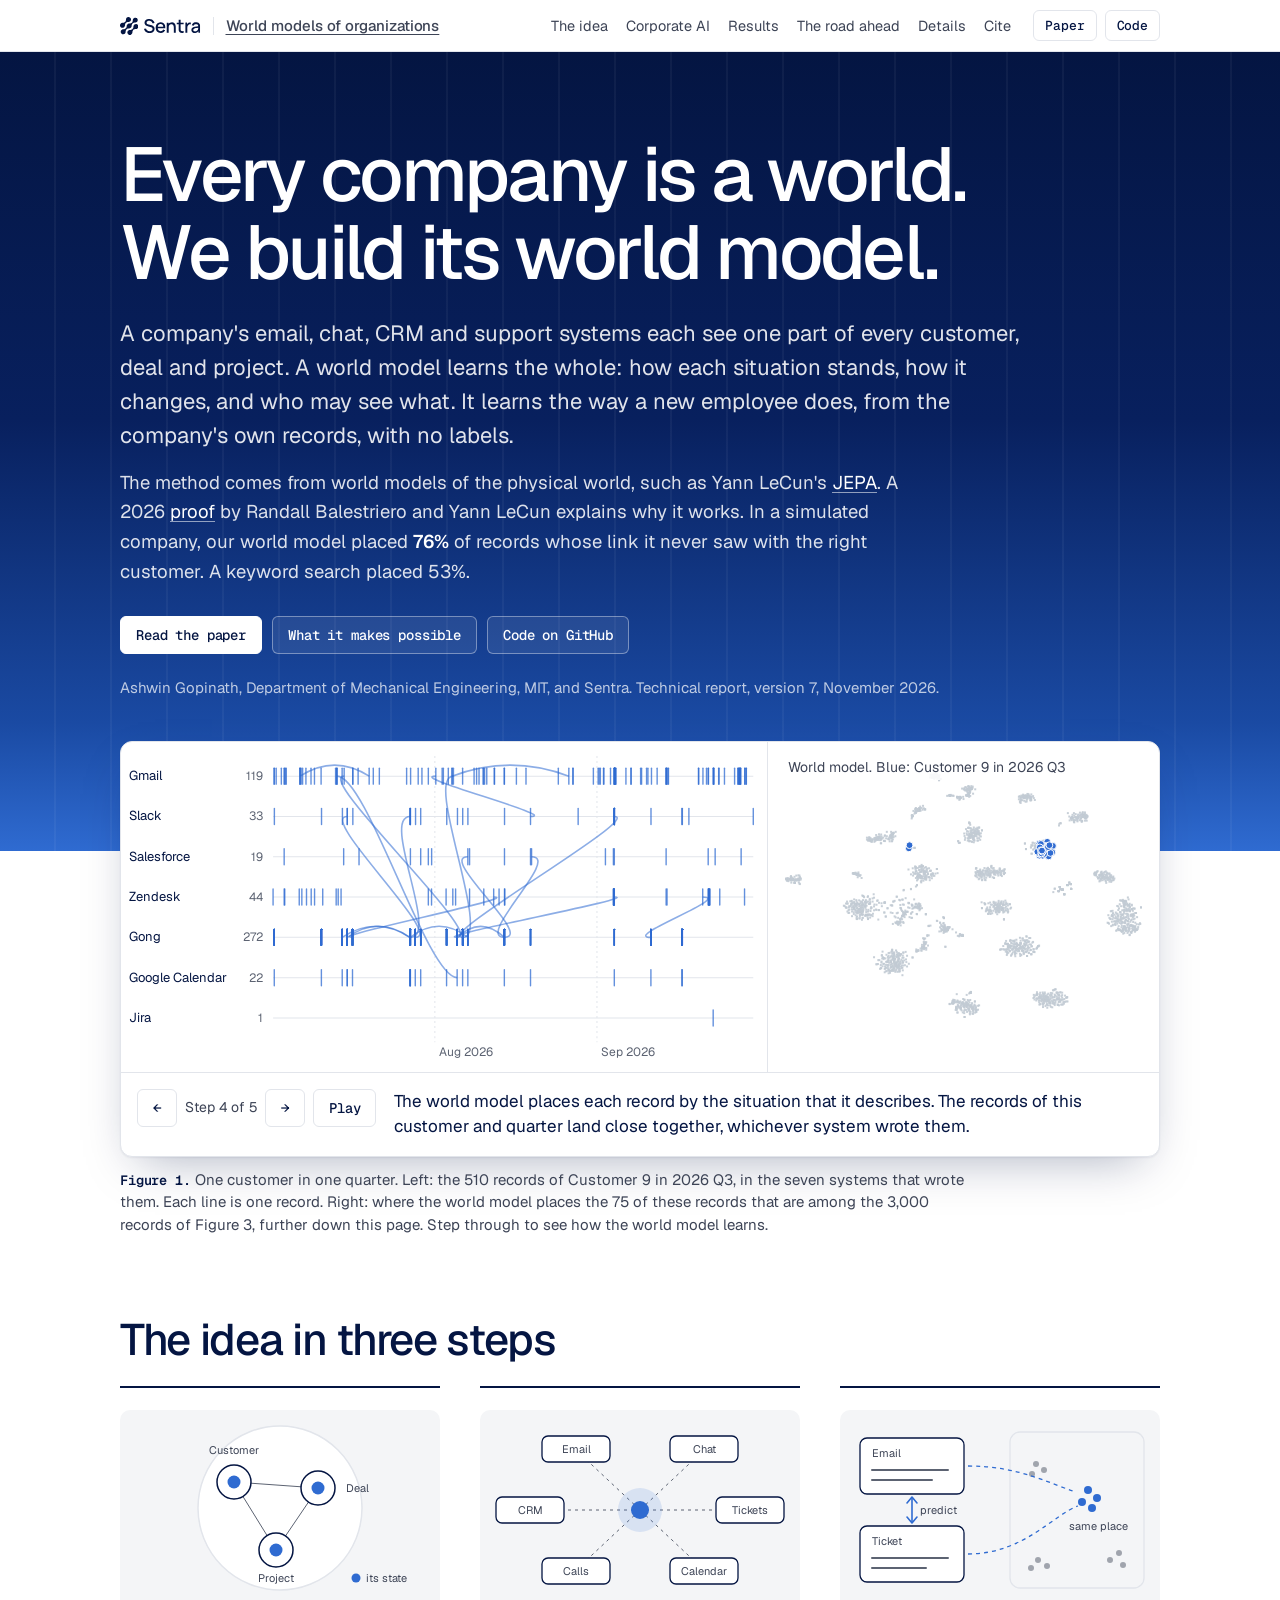
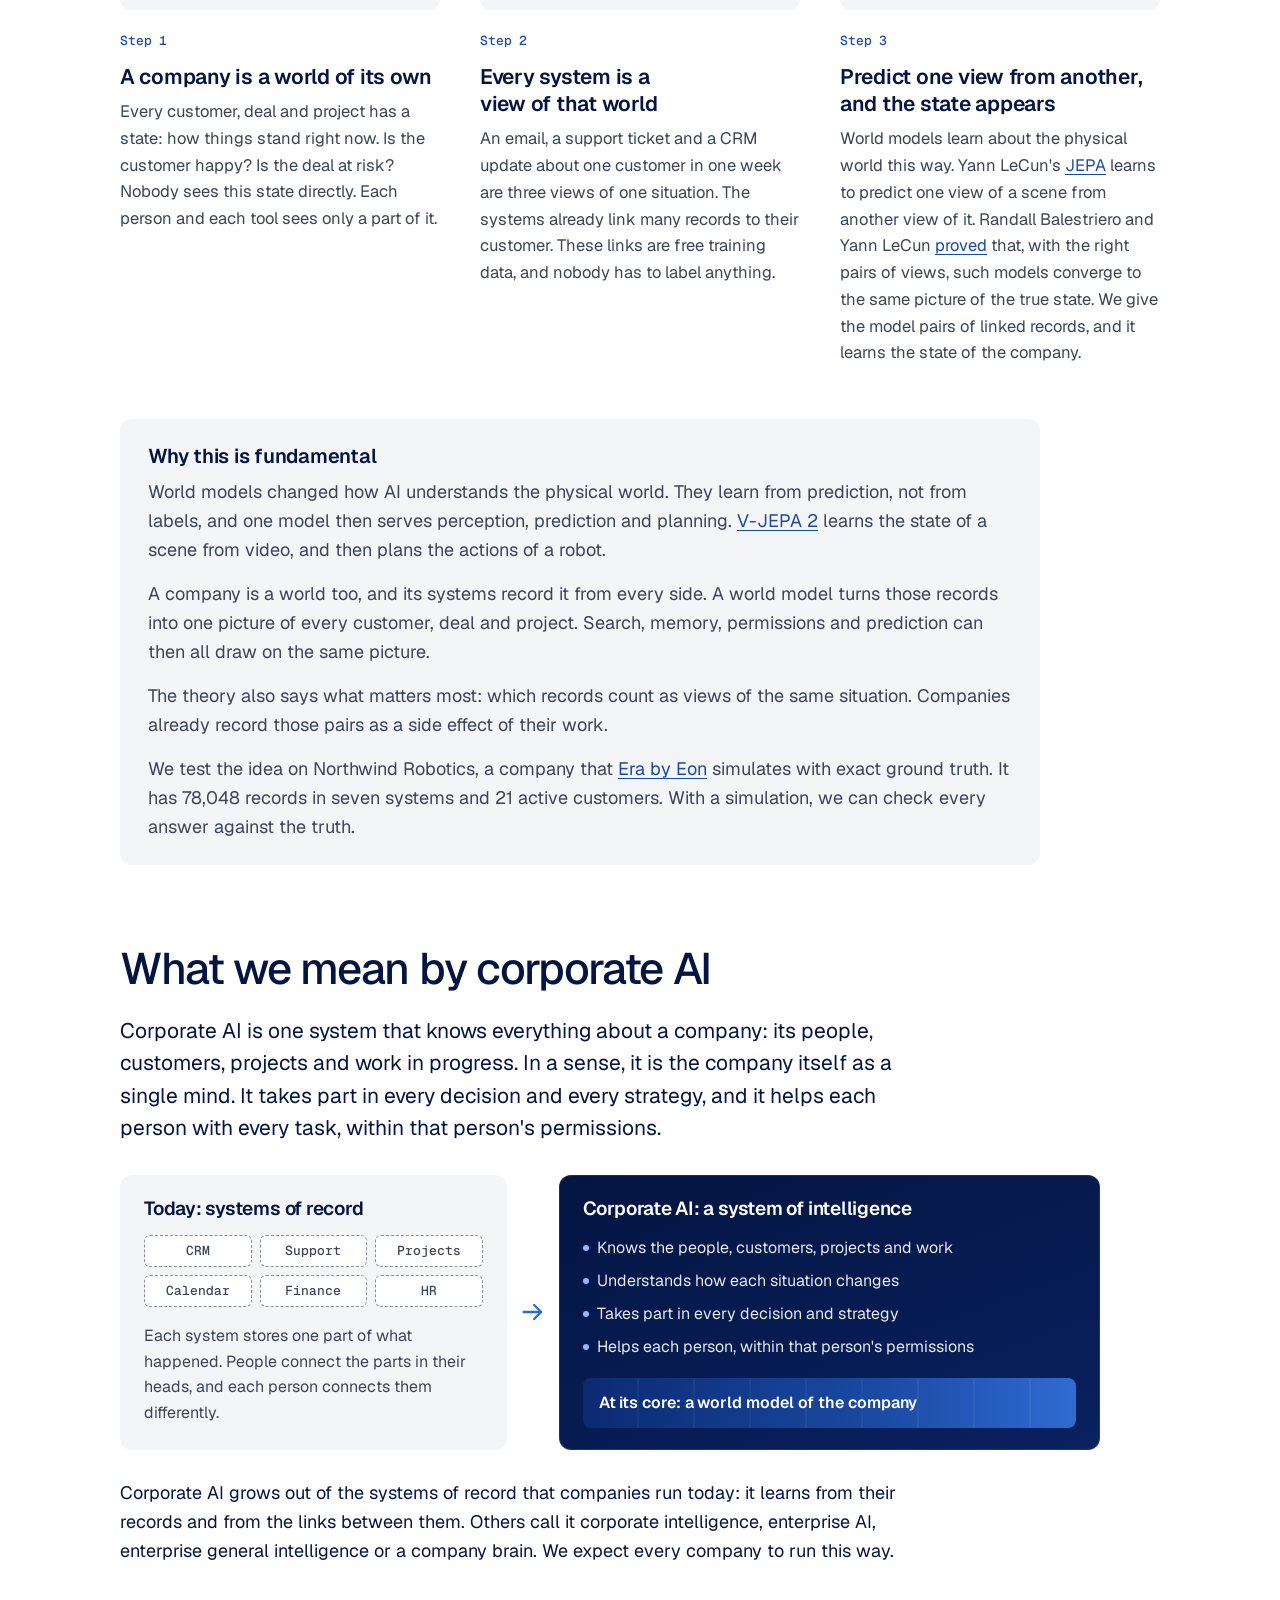
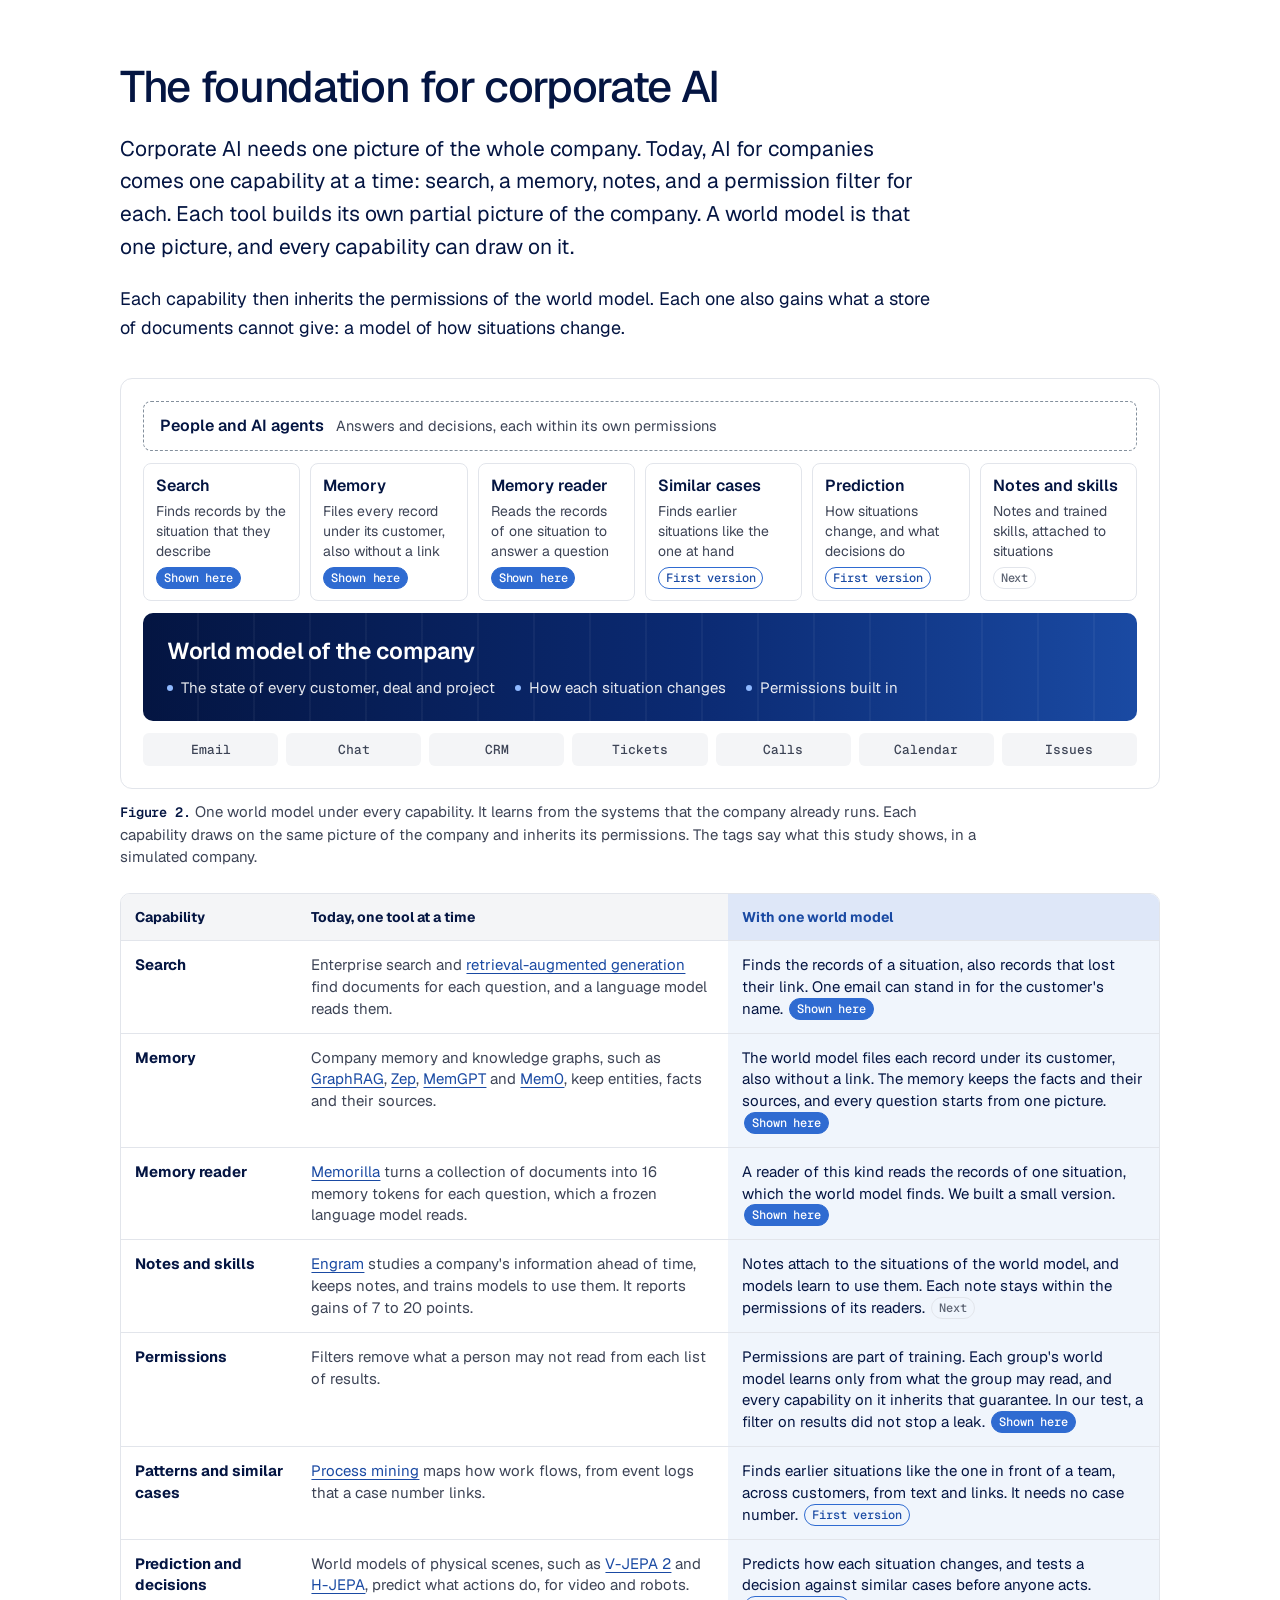
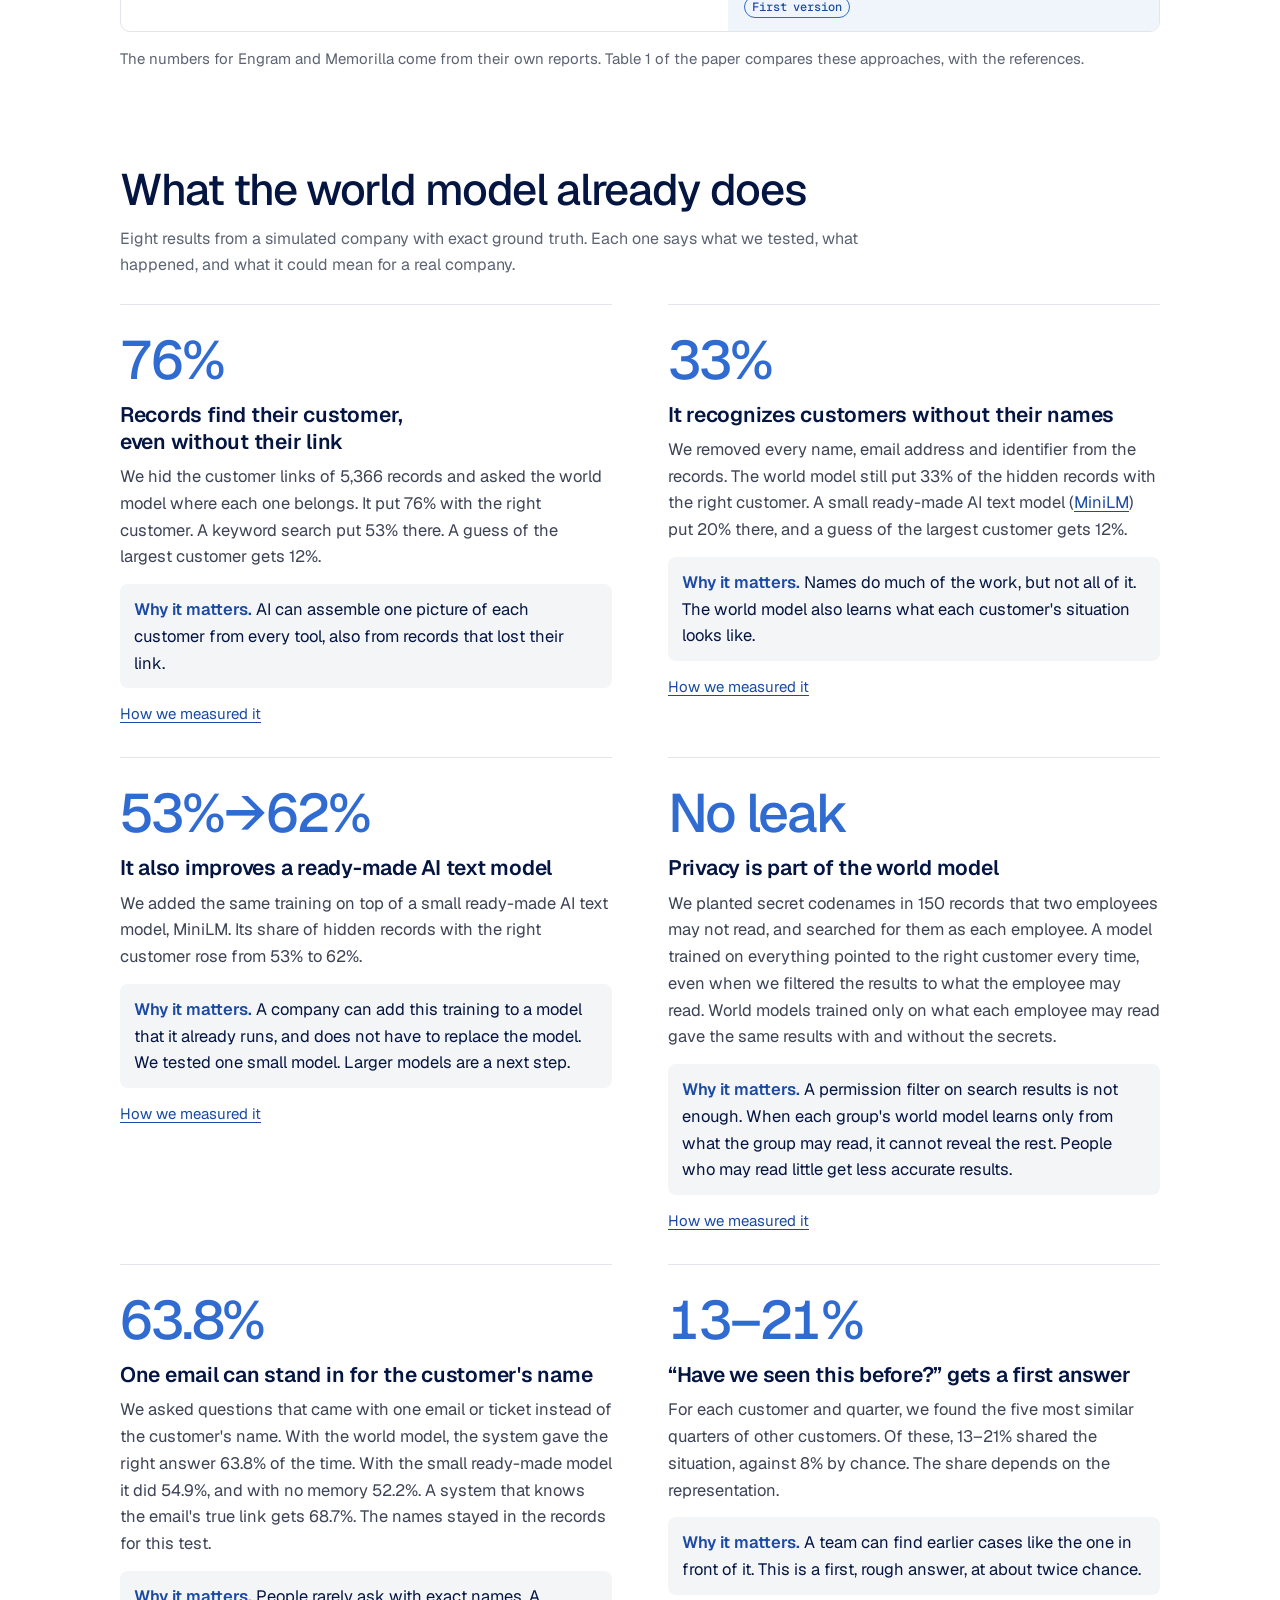
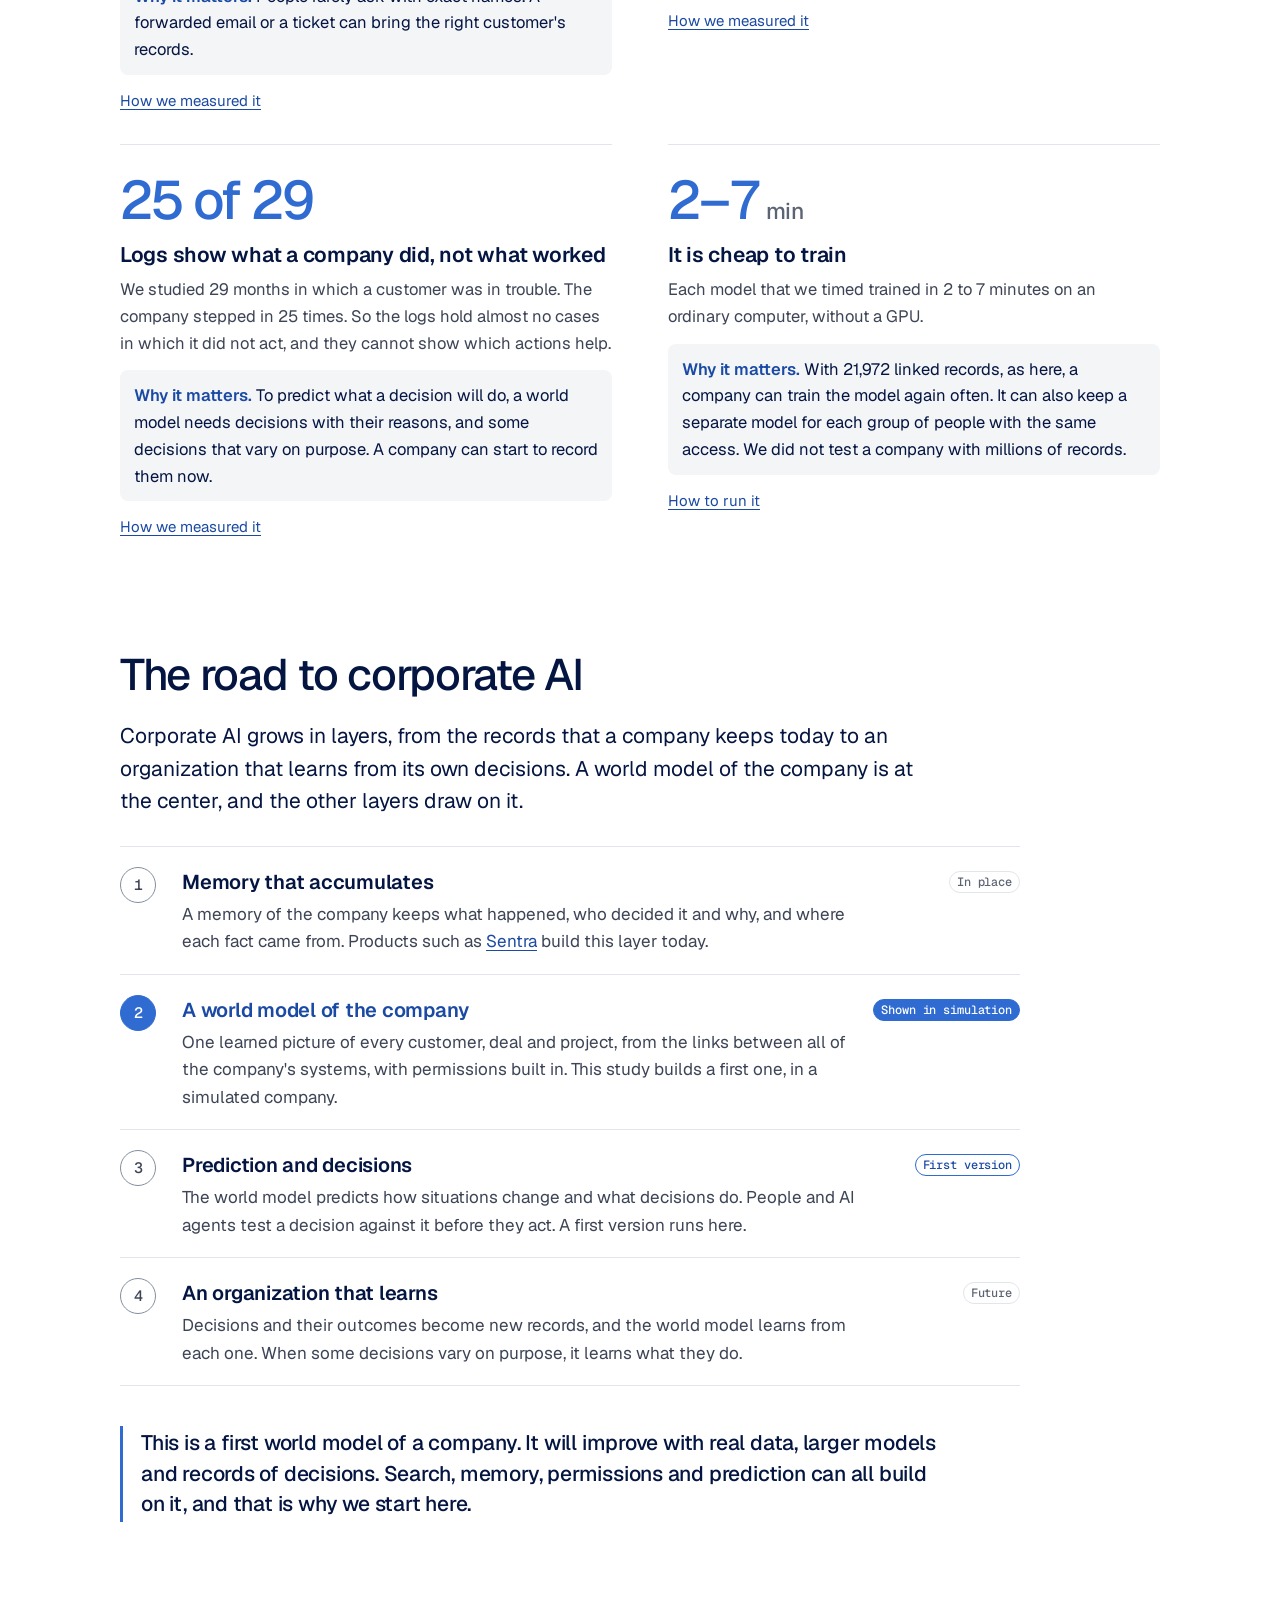
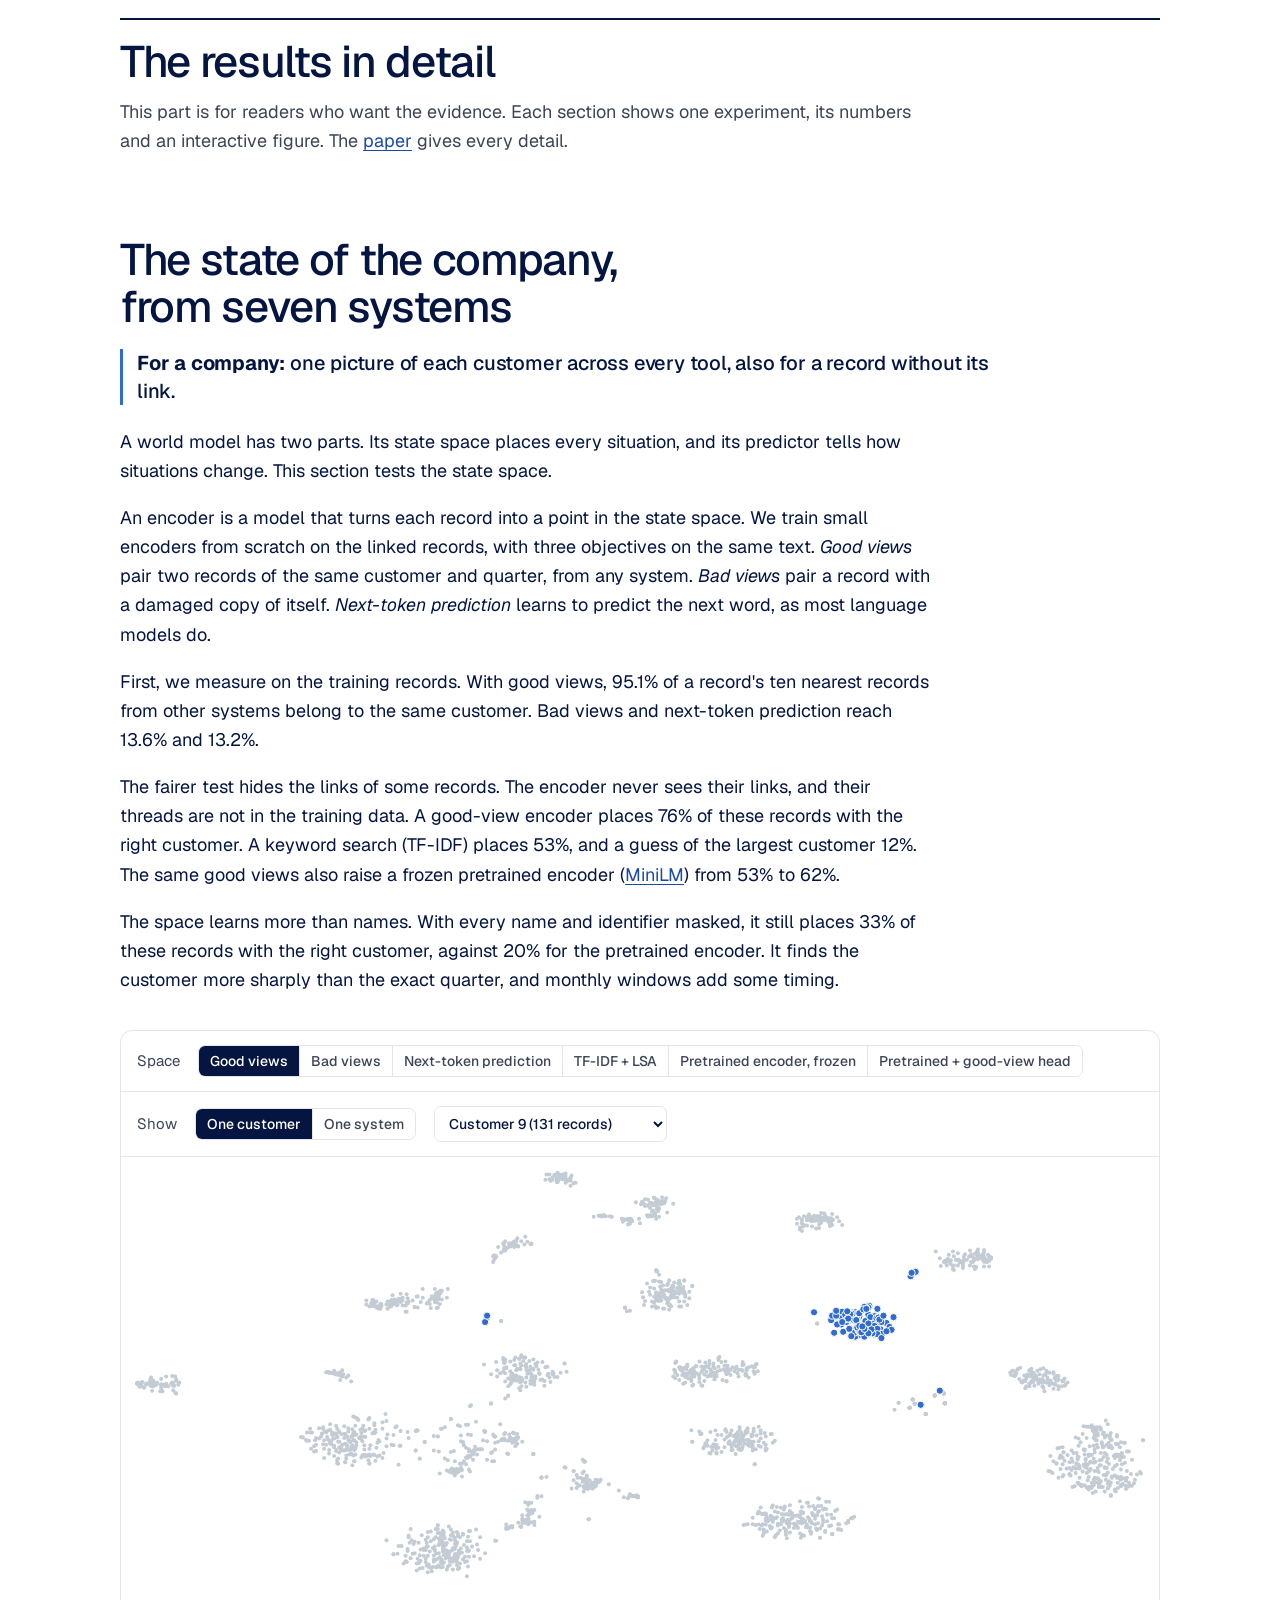
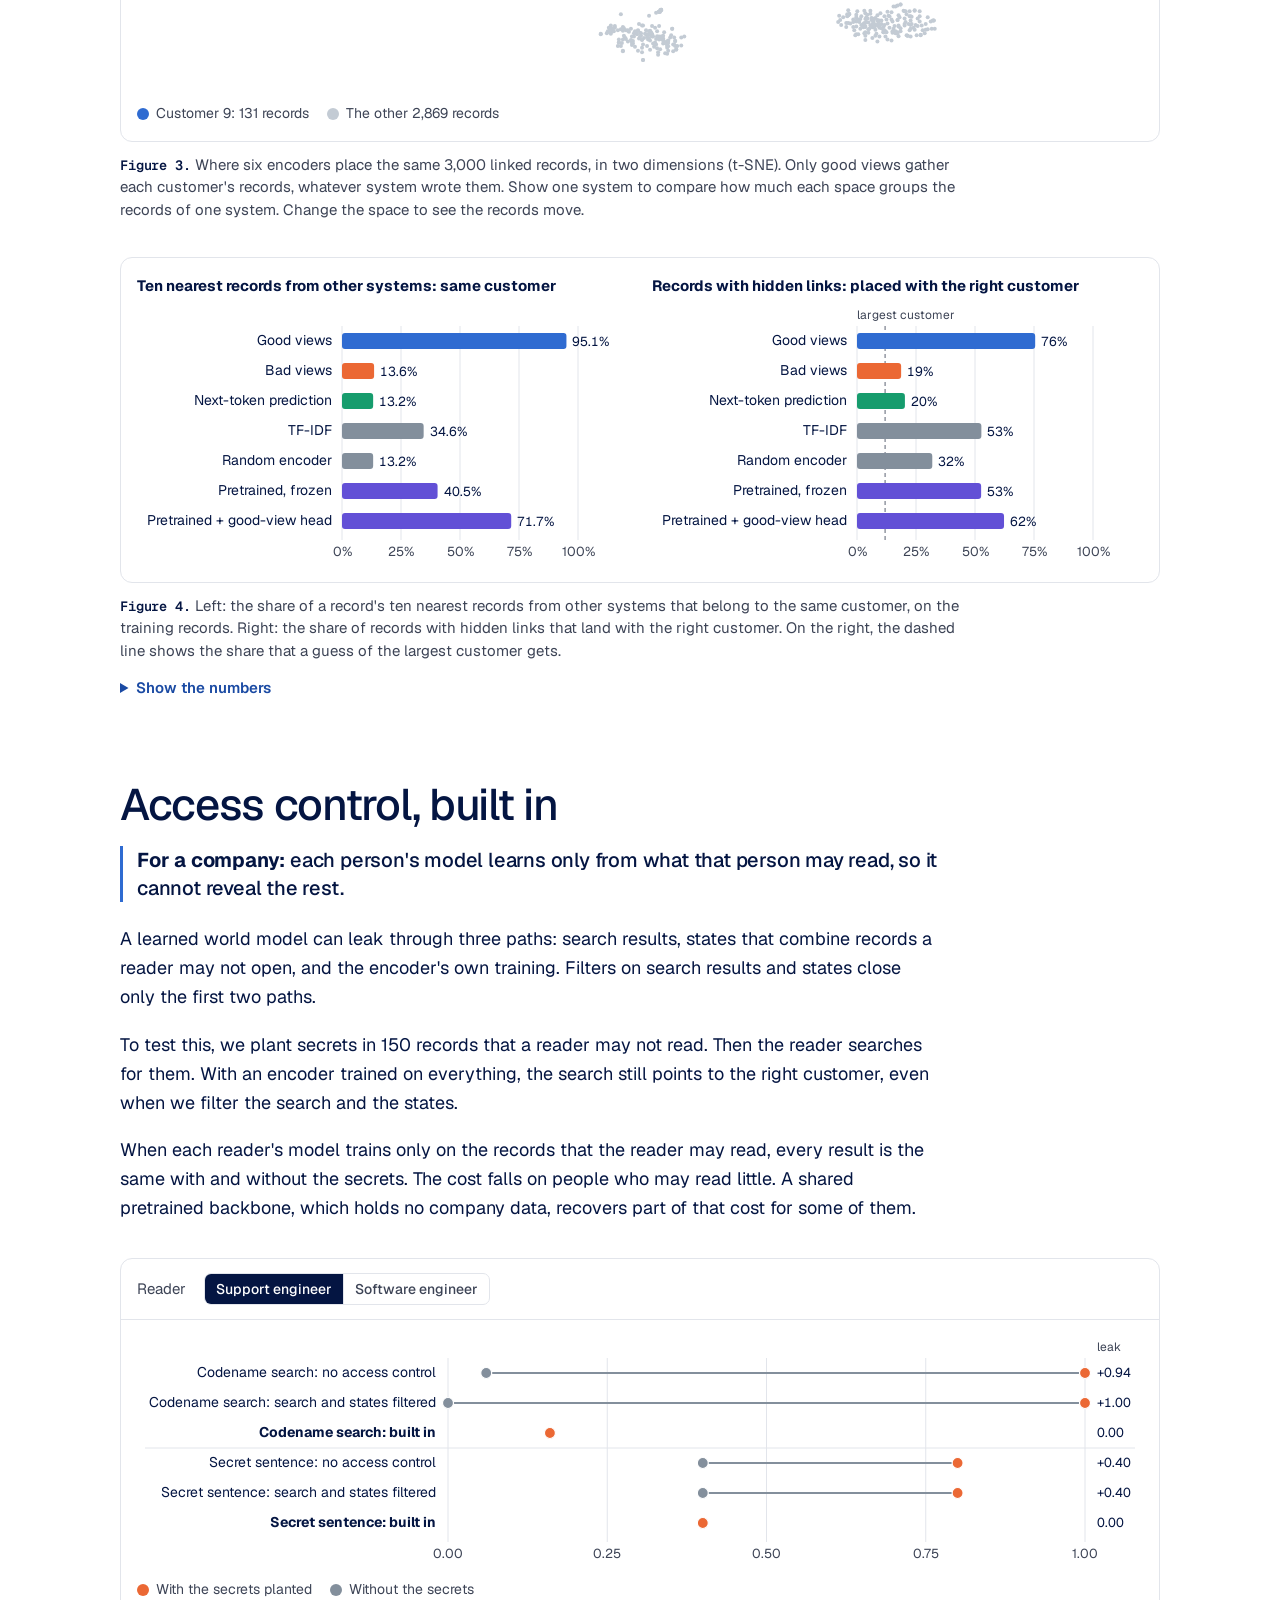
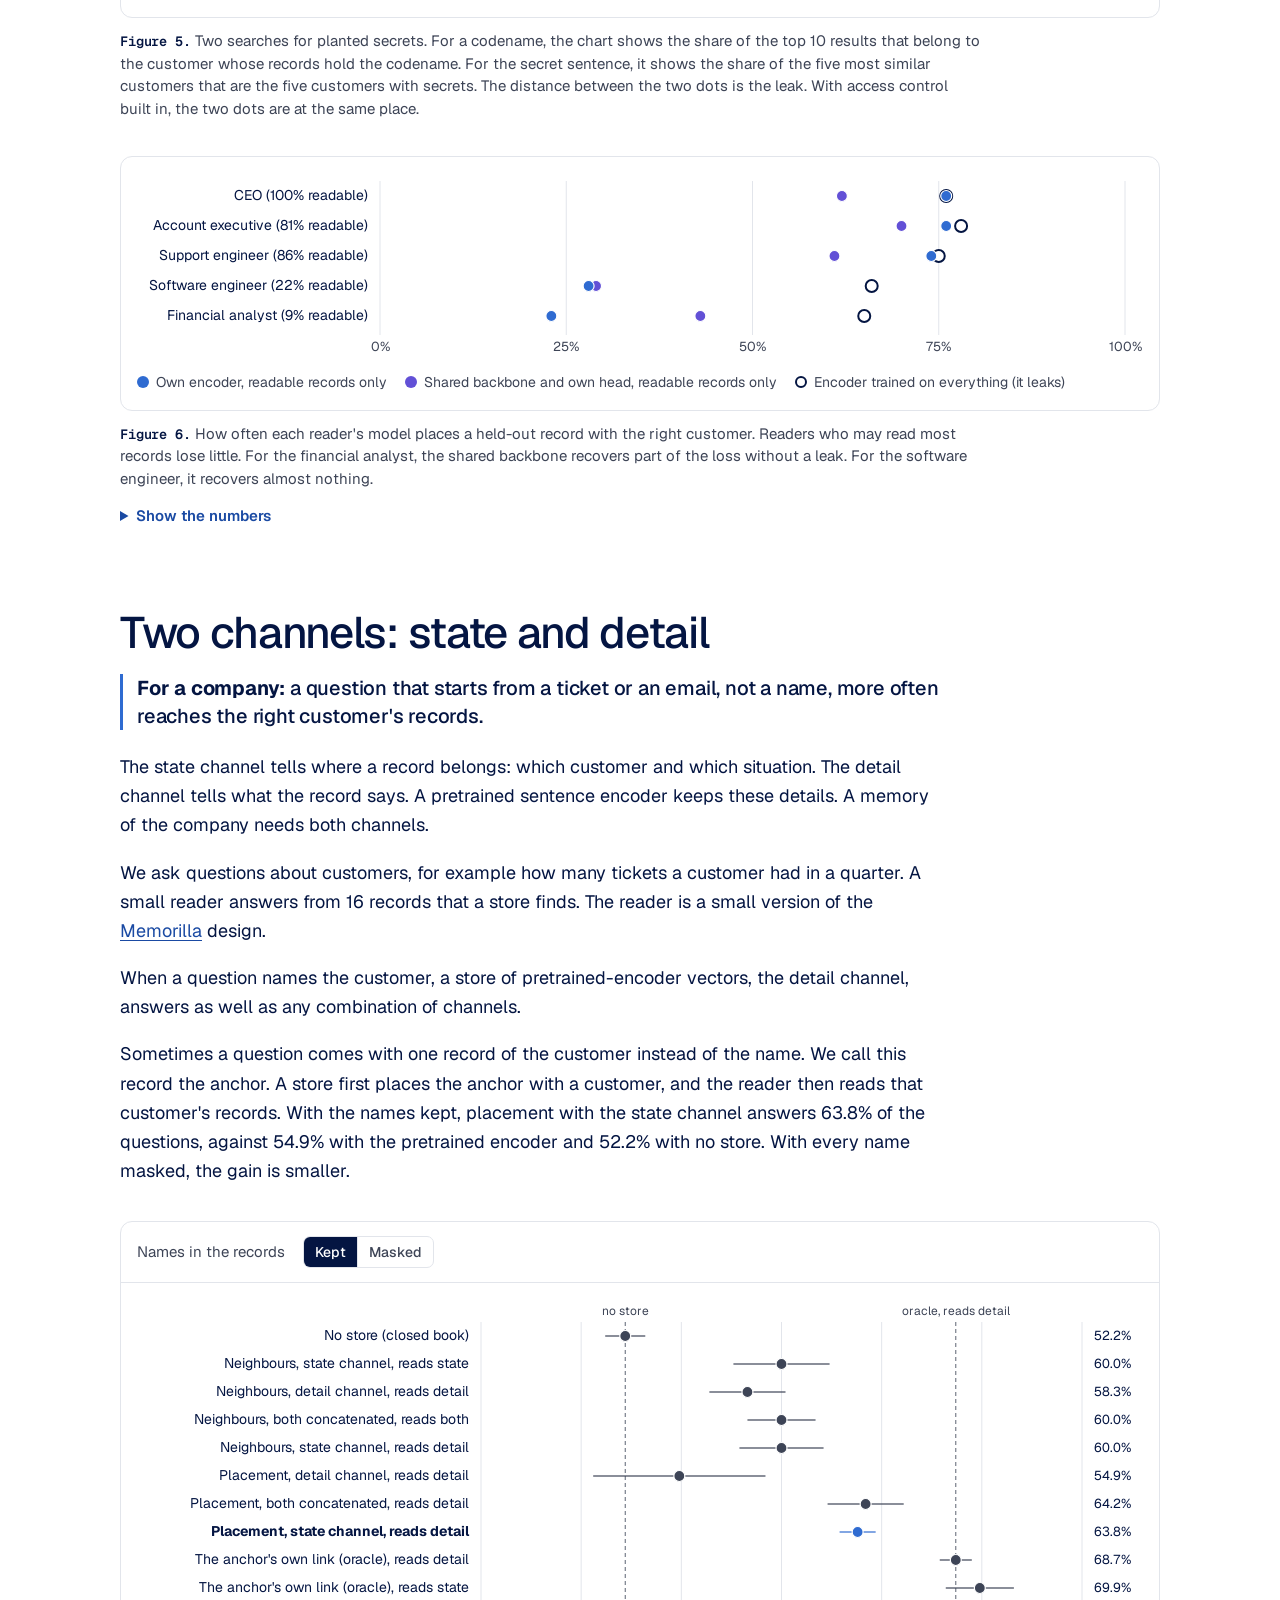
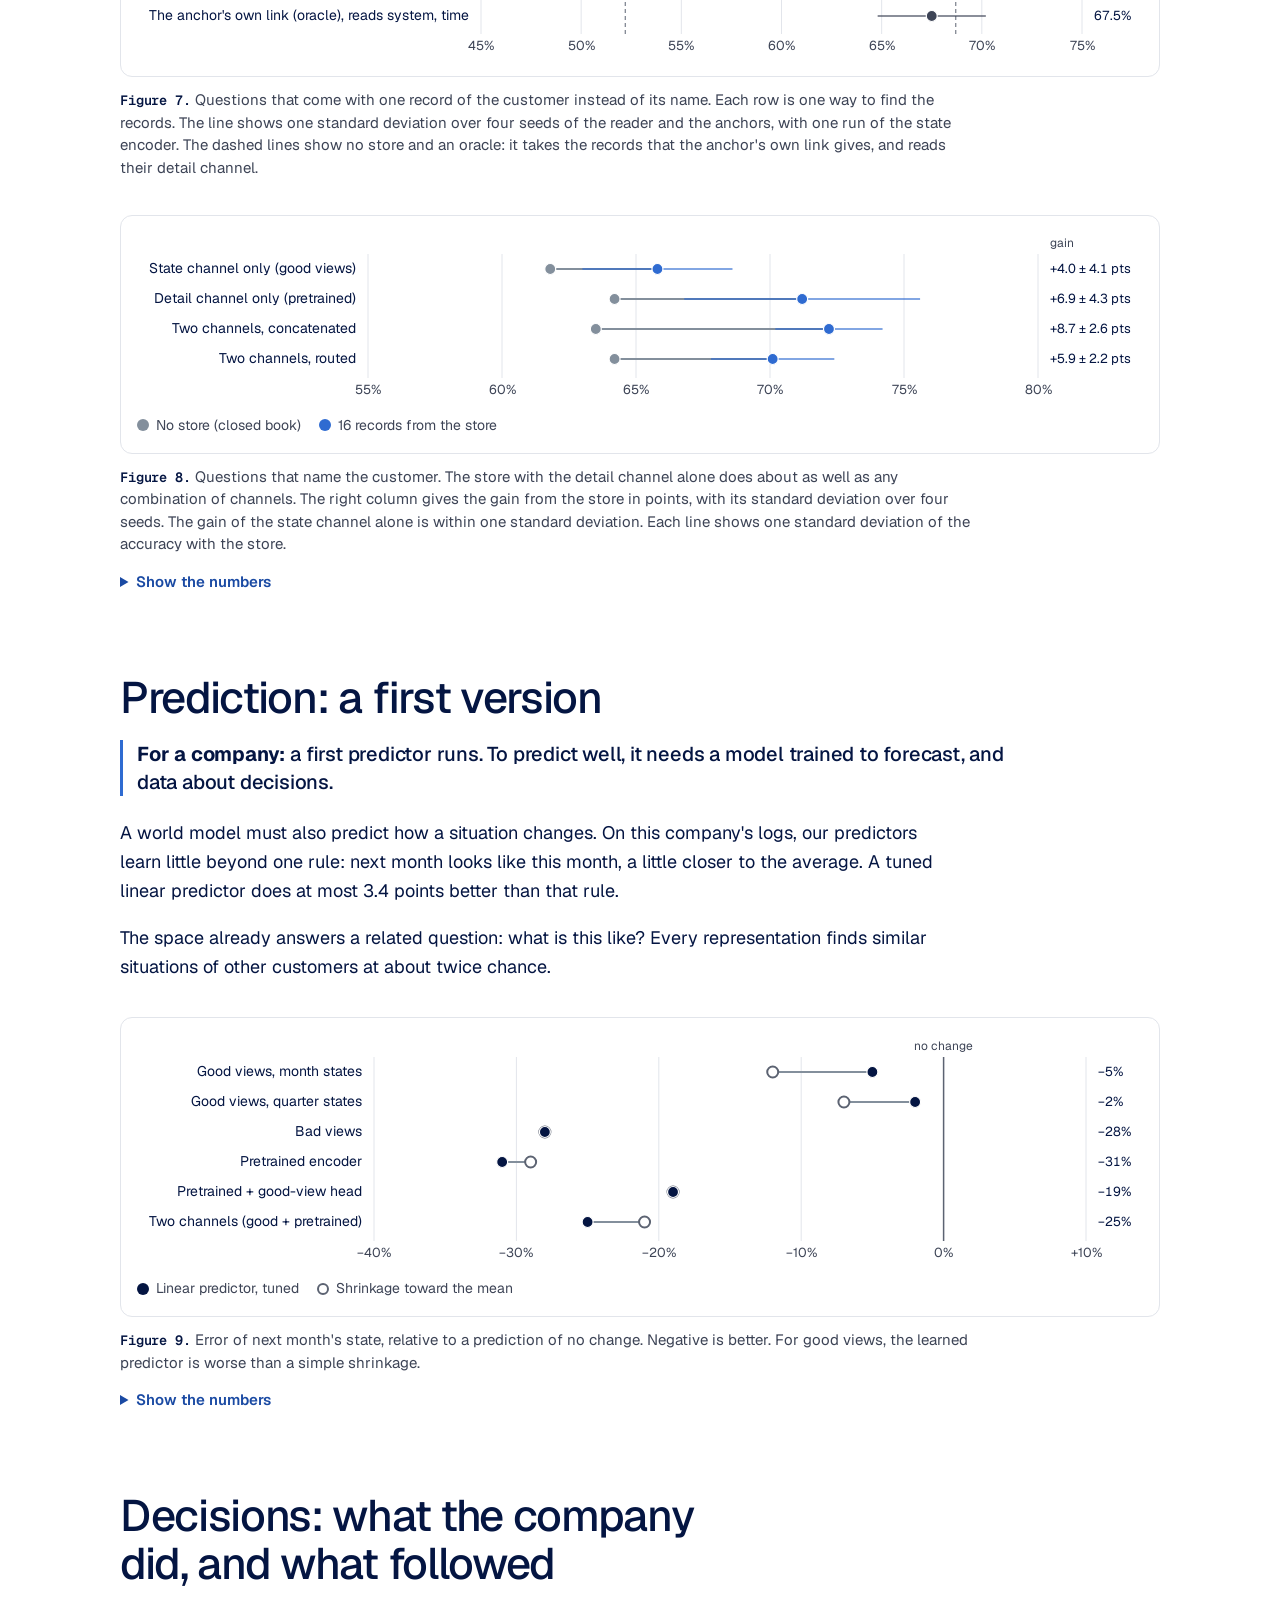
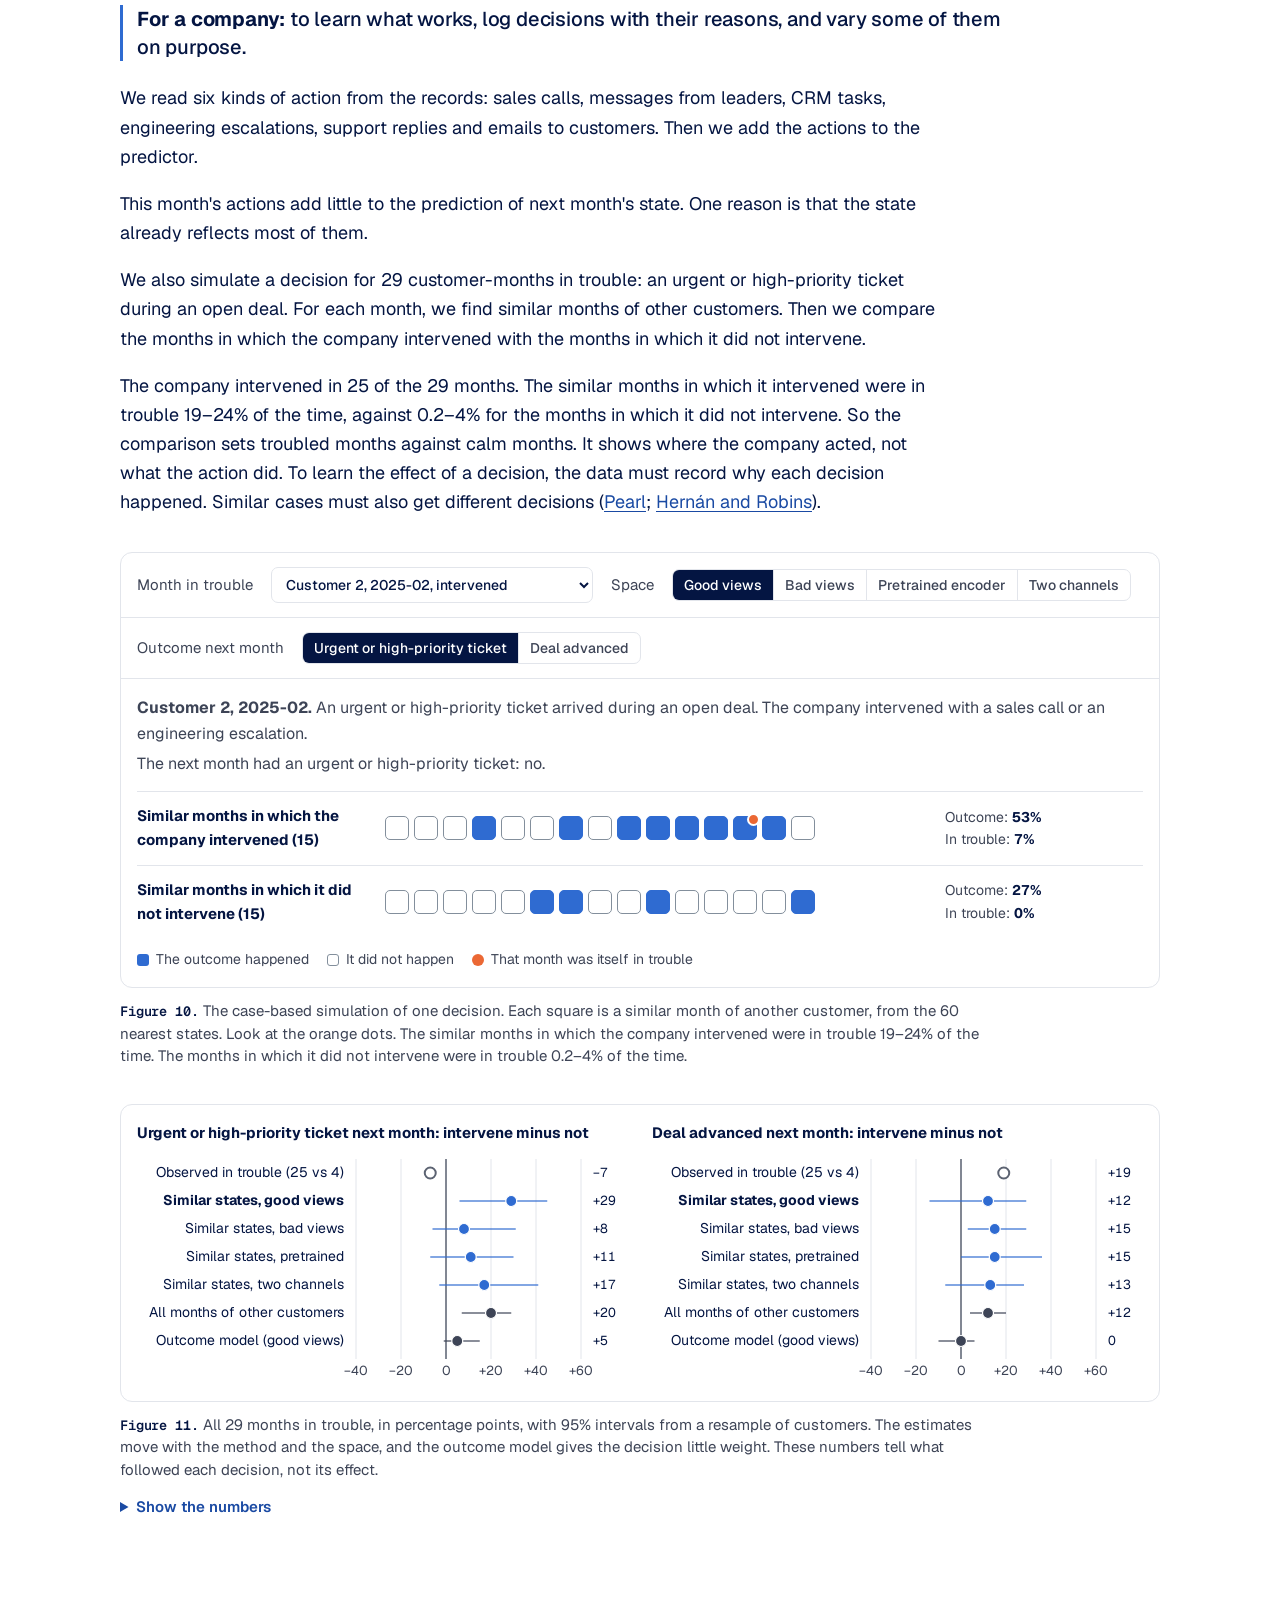
<file: website/index.html>
<!DOCTYPE html>
<html lang="en">
<head>
<meta charset="utf-8">
<meta name="viewport" content="width=device-width, initial-scale=1">
<title>Every company is a world: world models of organizations</title>
<meta name="description" content="Every company is a world. We build its world model: one learned picture of every customer, deal and project, from the links that the company's systems already keep, with permissions built in.">
<meta property="og:title" content="Every company is a world. We build its world model.">
<meta property="og:description" content="Ashwin Gopinath (MIT and Sentra): a world model of the company, learned from the links between its systems, with permissions built in.">
<meta property="og:type" content="website">
<meta property="og:url" content="https://niashwin.github.io/company-world-model/">
<meta property="og:image" content="https://niashwin.github.io/company-world-model/assets/og.png">
<meta property="og:image:width" content="1200">
<meta property="og:image:height" content="630">
<meta property="og:image:alt" content="Every company is a world: the records of one customer in seven systems, and where the world model places them">
<meta name="twitter:card" content="summary_large_image">
<meta name="theme-color" content="#041542">
<link rel="canonical" href="https://niashwin.github.io/company-world-model/">
<link rel="preload" href="assets/fonts/geist-variable.woff2" as="font" type="font/woff2" crossorigin>
<link rel="icon" href="assets/brand/favicon.svg" type="image/svg+xml">
<link rel="stylesheet" href="assets/site.css">
</head>
<body>
<svg width="0" height="0" style="position:absolute" aria-hidden="true"><symbol id="sentra-mark" viewBox="0 0 20.4139 20"><path id="Vector" d="M16.6072 0.746254C16.7447 0.711083 17.3317 0.709387 17.4537 0.746519C17.9034 0.853782 18.1562 0.917963 18.5631 1.18982C18.6417 1.24236 18.8192 1.39688 18.857 1.41916C18.9041 1.46441 19.0823 1.63151 19.108 1.67937C19.3485 1.9765 19.5463 2.32829 19.649 2.69813C19.6529 2.71224 19.6514 2.70694 19.658 2.72395C19.7437 3.10171 19.7539 3.30224 19.7363 3.69192C19.6379 4.30833 19.4734 4.74921 19.056 5.23177C18.9397 5.37011 18.8186 5.47642 18.6833 5.59269C18.2495 5.9366 17.8399 6.11075 17.287 6.18771C17.1769 6.20085 16.8494 6.19837 16.7348 6.19227C16.5023 6.19674 16.3168 6.19779 16.0852 6.22124C16.0011 6.23898 15.8955 6.23982 15.8207 6.26506C15.7567 6.2721 15.5338 6.31309 15.4829 6.34392C15.4153 6.35105 15.3596 6.37505 15.2963 6.39703C14.8338 6.55748 14.4129 6.82031 14.0578 7.15624C13.8509 7.35185 13.6799 7.60165 13.5181 7.83462C13.335 8.13399 13.1866 8.44026 13.0965 8.78044C13.0781 8.8498 13.0532 8.91903 13.048 8.99012C12.9914 9.15133 12.9976 9.36972 12.9635 9.51843C12.9648 9.57901 12.9542 9.64023 12.9517 9.70226C12.9435 9.89882 12.9297 10.1472 12.8856 10.3401C12.8687 10.4062 12.8533 10.4726 12.8386 10.5393C12.7701 10.8491 12.6215 11.1483 12.4471 11.411C12.4138 11.4594 12.3041 11.6186 12.2664 11.6485C12.0569 11.9019 11.8071 12.119 11.5271 12.2912C11.3595 12.3983 11.2297 12.4518 11.0466 12.5201C10.7939 12.6162 10.5282 12.674 10.2584 12.6915C10.095 12.7026 9.91777 12.6917 9.75609 12.6988C9.52808 12.7089 9.20825 12.7347 8.98664 12.7905C8.82127 12.8296 8.74205 12.8498 8.57669 12.9067C7.98171 13.126 7.45696 13.5019 7.05778 13.9946C6.94988 14.1268 6.87908 14.2431 6.78217 14.3758C6.57139 14.7752 6.41797 15.11 6.3402 15.5644C6.31591 15.7063 6.30663 15.9686 6.27618 16.0854C6.2823 16.1423 6.25438 16.631 6.23668 16.6847C6.22742 16.7577 6.22002 16.8707 6.20045 16.9355C6.15742 17.0935 6.1329 17.2093 6.06891 17.3691C5.82147 17.9868 5.39587 18.4753 4.83184 18.8247C4.7377 18.8831 4.50411 18.9773 4.4494 19.0148C4.34322 19.0325 4.20866 19.0923 4.09368 19.1203C3.82348 19.186 3.32943 19.2308 3.05861 19.1656C2.97965 19.1467 2.79398 19.1054 2.7209 19.0941C2.42338 18.9932 2.37234 18.9809 2.08675 18.8243C2.05073 18.7987 2.00785 18.7746 1.96858 18.7479C1.3762 18.3443 0.95546 17.6817 0.840615 16.969C0.792296 16.7551 0.792906 16.2623 0.841028 16.0454C0.903823 15.6177 1.06754 15.211 1.31864 14.8592C1.63983 14.4005 2.08705 14.0449 2.60618 13.8351C2.73939 13.7802 2.88703 13.7271 3.02871 13.7027C3.16304 13.6486 3.4811 13.6307 3.62815 13.6251C4.06172 13.6082 4.48907 13.631 4.91737 13.5438C5.0238 13.5221 5.17087 13.497 5.26917 13.4521C5.32616 13.4384 5.3856 13.4191 5.44083 13.3984C6.1934 13.1178 6.81337 12.5214 7.14315 11.7914C7.19959 11.6665 7.25978 11.5138 7.29094 11.3817C7.30862 11.3351 7.3255 11.2456 7.33718 11.1953C7.4309 10.7925 7.41686 10.3728 7.44349 9.96257C7.45577 9.77329 7.48885 9.59923 7.52505 9.41323C7.58879 9.25985 7.60457 9.12905 7.69462 8.93804C7.94841 8.39963 8.33537 7.97069 8.83376 7.64785C8.9051 7.60164 9.05908 7.50709 9.13317 7.47965C9.49231 7.27841 10.1197 7.17278 10.5314 7.18356L10.5443 7.18206C10.5775 7.18576 10.6915 7.18007 10.7324 7.17976C10.9848 7.17784 11.3012 7.16488 11.5496 7.11367C11.6455 7.10546 11.8987 7.03753 11.991 6.99659C12.2852 6.94789 12.9221 6.5559 13.1344 6.34403C13.2252 6.2535 13.3421 6.12572 13.436 6.03409C13.4923 5.94303 13.5855 5.83121 13.6505 5.72825C13.848 5.41568 14.0242 5.04227 14.0913 4.67673C14.2321 4.16517 14.1834 3.60198 14.2676 3.08134C14.2751 3.03473 14.2828 2.98915 14.2939 2.9432C14.3191 2.87003 14.3496 2.74352 14.3784 2.65627C14.4719 2.37086 14.6105 2.10232 14.7892 1.86086C15.2412 1.25978 15.855 0.85311 16.6072 0.746254Z" fill="currentColor"/><path id="Vector_2" d="M5.87676 5.2888C6.21469 4.8609 6.45149 4.38205 6.55239 3.84364C6.62816 3.43938 6.61723 3.03091 6.65233 2.62336C6.71649 1.87839 7.09193 1.18175 7.64368 0.686523C8.05637 0.32122 8.56959 0.0888038 9.11637 0.0196083C10.6449 -0.161084 12.0922 0.926487 12.2305 2.47927C12.3408 3.71825 11.597 4.8602 10.4327 5.28202L10.4222 5.28566C10.21 5.35505 9.94358 5.42859 9.71871 5.43914L9.71034 5.43992C9.61177 5.45909 9.45497 5.45641 9.35059 5.45806C9.0768 5.46239 8.48731 5.46962 8.24236 5.5541C7.89185 5.64809 7.42559 5.8025 7.14432 6.03699C6.89576 6.18608 6.57501 6.50392 6.38628 6.73186C6.31175 6.82188 6.24024 6.94128 6.16519 7.03386C6.14819 7.06127 6.12874 7.09108 6.11279 7.11873L6.10611 7.13179C6.07614 7.18948 6.02525 7.25612 5.9877 7.32699C5.83416 7.61274 5.72208 7.91888 5.65484 8.23621C5.56969 8.63289 5.57893 9.06065 5.54295 9.46501C5.48278 10.1412 5.20369 10.7342 4.72244 11.2114C4.61632 11.3167 4.52594 11.4041 4.40084 11.4884C4.37236 11.5084 4.3414 11.529 4.31437 11.5505C4.2092 11.636 4.05731 11.7145 3.93369 11.7704C3.93306 11.7709 3.93244 11.7713 3.93181 11.7717C3.88849 11.7902 3.76777 11.8389 3.73333 11.8587C3.66322 11.8775 3.58635 11.9095 3.51326 11.9328C3.45519 11.9513 3.41839 11.9547 3.37314 11.9679C3.26812 12.0085 3.04289 12.0329 2.93235 12.0413C2.17523 12.0982 1.42383 11.8524 0.862771 11.3358C0.297759 10.8157 0.0545864 10.1788 0 9.42765V9.18388C0.0177839 8.99393 0.0394046 8.77963 0.0927204 8.59671C0.200723 8.2262 0.385679 7.84639 0.625663 7.54653C1.15836 6.87276 1.95255 6.45743 2.80983 6.40431C3.28252 6.37745 3.7442 6.44117 4.2155 6.32377C4.84752 6.16632 5.46864 5.79912 5.87676 5.2888Z" fill="currentColor"/><path id="Vector_3" d="M17.2515 7.93772C17.7738 7.85463 18.2881 7.9101 18.7801 8.1202C18.8002 8.12878 18.7747 8.11952 18.8053 8.12983L18.822 8.13999C18.978 8.23308 19.1339 8.29453 19.2857 8.40877C19.9158 8.88302 20.3507 9.61069 20.3978 10.4057C20.3999 10.4421 20.4048 10.564 20.4139 10.5946V10.6096C20.3968 10.6931 20.3844 11.039 20.3577 11.1062C20.3357 11.2062 20.2967 11.3453 20.2814 11.4399C20.2355 11.5045 20.1749 11.7255 20.1239 11.8229C19.809 12.4244 19.3043 12.9558 18.6768 13.2305C18.4818 13.327 18.267 13.371 18.0593 13.4209C17.9727 13.4343 17.8255 13.4579 17.74 13.461C17.4901 13.4733 17.2304 13.4648 16.9792 13.4684C16.8166 13.4708 16.6583 13.4963 16.5029 13.5011C16.4267 13.5106 16.3759 13.5171 16.3027 13.5369C16.2404 13.5473 16.1632 13.5579 16.104 13.5771C16.0111 13.5889 15.8444 13.6465 15.7552 13.6808C15.264 13.8658 14.834 14.1841 14.5133 14.5996C14.1916 15.0141 13.915 15.6295 13.8674 16.1562C13.7976 16.4605 13.8289 16.9542 13.7898 17.2659C13.7691 17.4724 13.7448 17.6805 13.6903 17.8789C13.4369 18.8019 12.7291 19.5929 11.8049 19.8755C11.7076 19.9053 11.6135 19.9209 11.5177 19.9471C11.3449 19.985 10.9396 20.0194 10.7636 19.9873C10.4924 19.9679 10.1329 19.9111 9.88687 19.7852C9.84307 19.7732 9.79849 19.7526 9.7575 19.7328C9.02041 19.3769 8.48608 18.6465 8.279 17.8644C8.26053 17.7945 8.24872 17.7232 8.23177 17.6528C8.17204 17.4318 8.16293 16.8168 8.24313 16.6094C8.31282 16.2197 8.48706 15.8979 8.70852 15.5781C8.88267 15.3288 9.14002 15.0837 9.38602 14.9064C9.72398 14.6684 9.92304 14.617 10.2952 14.5047C10.6497 14.4033 11.1238 14.4366 11.4903 14.4241C11.694 14.4172 11.9093 14.3822 12.1127 14.3556C12.1963 14.3273 12.3985 14.2956 12.5187 14.2582C12.9239 14.132 13.3225 13.9165 13.6463 13.6434C14.1799 13.1943 14.5677 12.5966 14.7606 11.9264C14.7903 11.8195 14.8271 11.686 14.8367 11.577C14.8554 11.4983 14.8569 11.4164 14.8677 11.3367C14.9094 11.029 14.8893 10.7187 14.9319 10.4117C14.9497 10.2839 14.9705 10.158 14.9959 10.0316C15.0303 9.94202 15.0509 9.83409 15.0848 9.74089C15.3614 8.98272 15.9643 8.36653 16.7189 8.07855C16.8935 8.01188 17.0696 7.97917 17.2515 7.93772Z" fill="currentColor"/></symbol><symbol id="sentra-word" viewBox="0 0 63.7002 15.8828"><path id="Vector" d="M58.7982 3.80844C58.829 3.80431 58.8757 3.79868 58.9065 3.79898C60.186 3.81162 61.6477 4.07851 62.6031 4.99462C63.0902 5.47205 63.425 6.10859 63.571 6.77197C63.6426 7.09724 63.6836 7.45977 63.6909 7.78954C63.7085 8.56567 63.6939 9.34484 63.6972 10.1207C63.7052 11.9325 63.6767 13.7463 63.7002 15.5577C63.0899 15.558 62.3511 15.5762 61.7517 15.5401C61.7885 15.0239 61.7507 14.4849 61.7944 13.9392C60.8781 14.7488 60.5371 15.3916 59.2214 15.693C56.9689 16.2091 54.479 15.7658 53.8518 13.1997L53.8488 13.1848C53.6713 12.2654 53.7839 11.2663 54.3313 10.4963C55.6957 8.57755 59.3631 8.56792 61.5262 8.16237C61.4921 7.16988 61.1099 6.2131 60.0397 5.96401C58.5257 5.61164 56.7014 5.98076 56.2374 7.68517C55.6208 7.3874 54.6923 7.24189 54.1906 6.98281C54.335 6.4419 54.7476 5.67885 55.132 5.2689C56.2013 4.12928 57.3322 3.89247 58.7982 3.80844ZM56.5199 13.6622C57.3123 14.1519 58.1329 14.1454 59.0343 13.966C59.8231 13.8091 60.546 13.218 60.9765 12.5599C61.2351 12.1641 61.713 10.4194 61.4742 10.0361C61.4166 10.0244 61.3934 10.0157 61.3345 10.0261C59.8496 10.2809 57.2378 10.371 56.1964 11.5961C55.7394 12.1333 55.9321 13.2248 56.5199 13.6622Z" fill="currentColor"/><path id="Vector_2" d="M5.27612 0.040893C7.61039 -0.20918 10.1425 0.684548 11.3257 2.80881C11.6336 3.36156 11.7911 3.86358 11.9656 4.46587C11.1884 4.59576 10.3741 4.75093 9.59761 4.8604C9.35584 4.10095 9.26722 3.6913 8.65082 3.1084C8.17639 2.65976 7.68125 2.41186 7.08105 2.23422C5.53269 1.77595 2.89887 2.32546 2.8996 4.31539C2.90016 5.94505 5.24403 6.2504 6.42898 6.62365C7.99922 7.11829 9.70729 7.35702 10.97 8.49167C12.5179 9.90871 12.3298 12.725 10.9184 14.1752C9.75593 15.3706 8.04237 15.8341 6.41762 15.8725C4.65876 15.8778 3.22048 15.5631 1.80903 14.4354C0.883763 13.6961 0.122376 12.372 0 11.1903C0.766305 11.0585 1.525 10.9749 2.28946 10.8247C2.42602 11.6163 2.88175 12.3066 3.47921 12.8337C4.94669 14.1285 7.99346 14.202 9.30954 12.6421C9.6438 12.2464 9.80845 11.7349 9.76775 11.2187C9.64566 9.81866 8.25338 9.46976 7.14479 9.14029L5.09117 8.53555C3.05789 7.94256 0.9085 7.42873 0.609261 4.92619C0.252739 1.94462 2.53848 0.268433 5.27612 0.040893Z" fill="currentColor"/><path id="Vector_3" d="M18.6392 3.80772C19.621 3.69351 21.0626 4.08414 21.8809 4.65168C23.8457 6.01435 24.232 8.24894 24.1512 10.4799C22.1735 10.4153 20.1329 10.502 18.1478 10.4698C17.3749 10.4573 16.4456 10.4358 15.6807 10.4776L15.6439 10.5389C15.6234 10.8586 15.7764 11.3772 15.8668 11.6891C16.0755 12.407 16.5902 13.1143 17.2661 13.453C18.2774 13.9598 19.5943 13.9305 20.5815 13.3778C21.2121 13.0248 21.5347 12.5802 21.8527 11.9666C22.0472 12.0438 22.2749 12.1145 22.4752 12.1818C22.9118 12.325 23.3671 12.4503 23.8046 12.5935C23.9086 12.6275 23.9078 12.6257 23.9429 12.7214C23.906 13.0617 23.3951 13.7503 23.1619 14.0229C22.2311 15.0992 20.9087 15.7594 19.4886 15.8567C15.1963 16.1855 12.7381 12.7871 13.3504 8.74162C13.8048 5.73868 15.625 4.02447 18.6392 3.80772ZM15.6517 8.74652C16.7182 8.77988 17.8943 8.75761 18.969 8.75751C19.7654 8.75817 21.1672 8.79705 21.921 8.74057C21.5852 6.8231 20.8471 5.6081 18.6608 5.7596C16.7384 5.88925 16.0116 7.0337 15.6517 8.74652Z" fill="currentColor"/><path id="Vector_4" d="M31.092 3.8414C32.2855 3.66267 33.7273 4.05839 34.5846 4.92625C36.3238 6.68653 36.0536 9.16127 36.0529 11.4222L36.0596 15.5592C35.336 15.5488 34.5717 15.5764 33.8534 15.5447V11.9707C33.8531 10.6956 33.9458 9.30334 33.623 8.06729C33.1017 6.07183 31.6192 5.58966 29.7871 6.10515C28.903 6.49962 28.2893 7.34372 28.1466 8.29639C27.9601 9.54131 28.0277 10.9278 28.0296 12.1976C28.0311 13.2568 27.9731 14.5021 28.0639 15.5434C27.6335 15.5806 26.2366 15.5642 25.7951 15.5407C25.8246 14.3201 25.7997 12.998 25.7991 11.7705L25.8019 4.12898C26.4327 4.1076 27.1314 4.11743 27.764 4.12574C27.7627 4.48671 27.745 5.03996 27.7807 5.38472C27.8642 5.39084 27.9707 5.29726 28.0272 5.23696C28.8678 4.34038 29.8455 3.91775 31.092 3.8414Z" fill="currentColor"/><path id="Vector_5" d="M39.373 0.954619C40.0618 0.931818 40.8579 0.949556 41.5576 0.94489C41.5964 2.00098 41.5311 3.08864 41.5758 4.15023C42.0428 4.10621 42.6984 4.12025 43.1749 4.11962C43.7465 4.11889 44.4035 4.10155 44.9694 4.12905C44.9976 4.60545 44.9704 5.38025 44.9754 5.89025C44.6343 5.91149 44.1369 5.89621 43.7863 5.89554L41.5695 5.89018C41.5377 6.62871 41.5719 7.49452 41.5642 8.24417C41.5513 9.47202 41.5722 10.7137 41.5669 11.9429C41.5642 12.4841 41.6414 12.9627 42.0517 13.3569C42.7948 14.0706 44.082 13.7204 44.9837 13.7035L44.9714 14.3092C44.9678 14.7234 44.9718 15.1375 44.9834 15.5514C43.5717 15.8892 41.3596 15.9069 40.2459 14.8129C39.1462 13.7327 39.3608 11.9094 39.3604 10.4926L39.3588 5.88366C38.6273 5.89478 37.8954 5.89789 37.1639 5.89296C37.1384 5.35865 37.155 4.66876 37.1639 4.12729C37.8905 4.11608 38.617 4.11786 39.3436 4.13265C39.4091 3.1215 39.3018 1.94548 39.373 0.954619Z" fill="currentColor"/><path id="Vector_6" d="M51.9428 4.07074C52.2239 4.01233 52.8303 4.06382 53.1197 4.10482C53.1478 4.59585 53.1405 5.74901 53.1134 6.2358C52.3892 5.91378 51.361 6.1081 50.6953 6.50091C48.8836 7.56981 49.1757 9.98608 49.1747 11.791C49.1697 13.0468 49.1714 14.3027 49.1797 15.5585C48.4468 15.5462 47.7024 15.5565 46.9666 15.5495L46.9643 15.0704L46.9676 4.12474C47.5193 4.1028 48.373 4.11042 48.9201 4.12749C48.9273 4.74841 48.9386 5.30126 48.871 5.92245C49.1416 5.69828 49.0916 5.68527 49.2933 5.43982C50.0092 4.56782 50.8566 4.2084 51.9428 4.07074Z" fill="currentColor"/></symbol></svg>
<a class="skip" href="#main">Skip to the content</a>
<header class="bar">
  <div class="bar-inner">
    <span class="brand">
      <a class="logo" href="https://www.sentra.app" aria-label="Sentra"><svg class="mark" viewBox="0 0 20.4139 20" aria-hidden="true"><use href="#sentra-mark"/></svg><svg class="wordmark" viewBox="0 0 63.7002 15.8828" aria-hidden="true"><use href="#sentra-word"/></svg></a>
      <span class="divider" aria-hidden="true"></span>
      <a class="title" href="#top">World models of organizations</a>
    </span>
    <nav class="nav" aria-label="Sections">
      <a href="#idea">The idea</a>
      <a href="#corporate-ai" data-spy="corporate-ai enables">Corporate AI</a>
      <a href="#findings">Results</a>
      <a href="#road">The road ahead</a>
      <a href="#details">Details</a>
      <a href="#cite">Cite</a>
    </nav>
    <div class="bar-actions">
      <a class="button secondary" data-link="paper" href="https://github.com/niashwin/company-world-model/blob/main/paper/main.pdf">Paper</a>
      <a class="button secondary" href="https://github.com/niashwin/company-world-model">Code</a>
    </div>
  </div>
</header>

<main id="main">
<section class="hero" id="top">
  <div class="hero-band">
    <div class="hero-inner">
      <h1>Every company is a world. <span class="h1-2">We build its world model.</span></h1>
      <p class="lead">A company's email, chat, CRM and support systems each see one part of every customer, deal and project. A world model learns the whole: how each situation stands, how it changes, and who may see what. It learns the way a new employee does, from the company's own records, with no labels.</p>
      <p class="sub">The method comes from world models of the physical world, such as Yann LeCun's <a href="https://openreview.net/forum?id=BZ5a1r-kVsf">JEPA</a>. A 2026 <a href="https://arxiv.org/abs/2610.39302">proof</a> by Randall Balestriero and Yann LeCun explains why it works. In a simulated company, our world model placed <b>76%</b> of records whose link it never saw with the right customer. A keyword search placed 53%.</p>
      <div class="actions">
        <a class="button primary" data-link="paper" href="https://github.com/niashwin/company-world-model/blob/main/paper/main.pdf">Read the paper</a>
        <a class="button" href="#corporate-ai">What it makes possible</a>
        <a class="button" href="https://github.com/niashwin/company-world-model">Code on GitHub</a>
      </div>
      <p class="byline">Ashwin Gopinath, Department of Mechanical Engineering, MIT, and Sentra. Technical report, version 7, November 2026.</p>
    </div>
  </div>
  <div class="hero-figure">
  <figure id="fig-hero">
    <div class="frame">
      <div class="lanes-wrap">
        <div><svg class="lanes" id="lanes" viewBox="0 0 700 330" role="img" aria-label="Records of one customer and quarter in seven systems"></svg></div>
        <div class="map-side canvas-wrap">
          <canvas id="hero-map" width="420" height="330" role="img" aria-label="Where the model places the records"></canvas>
          <span class="map-label" id="hero-map-label">World model</span>
        </div>
      </div>
      <div class="steps">
        <div class="stepper">
          <button class="button" id="step-prev" aria-label="Previous step">&#8592;</button>
          <span class="step-count" id="step-count" aria-live="polite">Step 4 of 5</span>
          <button class="button" id="step-next" aria-label="Next step">&#8594;</button>
          <button class="button" id="step-play">Play</button>
        </div>
        <p class="step-text" id="step-text" aria-live="polite">The world model places each record by the situation that it describes. The records of this customer and quarter land close together, whichever system wrote them.</p>
      </div>
    </div>
    <figcaption><b>Figure 1.</b> One customer in one quarter. Left: the 510 records of Customer 9 in 2026 Q3, in the seven systems that wrote them. Each line is one record. Right: where the world model places the 75 of these records that are among the 3,000 records of Figure 3, further down this page. Step through to see how the world model learns.</figcaption>
  </figure>
  </div>
</section>

<section class="section" id="idea">
  <h2>The idea in three steps</h2>
  <ol class="idea-steps">
    <li>
      <svg class="art" viewBox="0 0 320 200" role="img" aria-label="A company with customers, deals and projects. Each has a state that nobody sees directly.">
        <circle cx="160" cy="98" r="82" class="paper-f rule" fill="none" stroke-width="1.5"/>
        <path d="M114 72 L198 78 M114 72 L156 140 M198 78 L156 140" class="ink2" stroke-width="1" fill="none"/>
        <circle cx="114" cy="72" r="17" class="paper-f ink" stroke-width="1.5"/><circle cx="114" cy="72" r="6.5" class="sig-f"/>
        <circle cx="198" cy="78" r="17" class="paper-f ink" stroke-width="1.5"/><circle cx="198" cy="78" r="6.5" class="sig-f"/>
        <circle cx="156" cy="140" r="17" class="paper-f ink" stroke-width="1.5"/><circle cx="156" cy="140" r="6.5" class="sig-f"/>
        <text x="114" y="44" text-anchor="middle">Customer</text>
        <text x="226" y="82" text-anchor="start">Deal</text>
        <text x="156" y="172" text-anchor="middle">Project</text>
        <circle cx="236" cy="168" r="4.5" class="sig-f"/><text x="246" y="172">its state</text>
      </svg>
      <span class="step-n">Step 1</span>
      <h3>A company is a world of its own</h3>
      <p>Every customer, deal and project has a state: how things stand right now. Is the customer happy? Is the deal at risk? Nobody sees this state directly. Each person and each tool sees only a part of it.</p>
    </li>
    <li>
      <svg class="art" viewBox="0 0 320 200" role="img" aria-label="Six company systems around one situation. Each system sees the same situation from a different side.">
        <g class="ink2" stroke-width="1" stroke-dasharray="3 4" fill="none">
          <path d="M96 40 L160 100 M224 40 L160 100 M74 100 L160 100 M246 100 L160 100 M96 160 L160 100 M224 160 L160 100"/>
        </g>
        <circle cx="160" cy="100" r="22" class="sig-f" opacity="0.14"/>
        <circle cx="160" cy="100" r="9" class="sig-f"/>
        <g class="paper-f ink" stroke-width="1.3">
          <rect x="62" y="26" width="68" height="26" rx="6"/><rect x="190" y="26" width="68" height="26" rx="6"/>
          <rect x="16" y="87" width="68" height="26" rx="6"/><rect x="236" y="87" width="68" height="26" rx="6"/>
          <rect x="62" y="148" width="68" height="26" rx="6"/><rect x="190" y="148" width="68" height="26" rx="6"/>
        </g>
        <text x="96" y="43" text-anchor="middle">Email</text><text x="224" y="43" text-anchor="middle">Chat</text>
        <text x="50" y="104" text-anchor="middle">CRM</text><text x="270" y="104" text-anchor="middle">Tickets</text>
        <text x="96" y="165" text-anchor="middle">Calls</text><text x="224" y="165" text-anchor="middle">Calendar</text>
      </svg>
      <span class="step-n">Step 2</span>
      <h3>Every system is a view of that world</h3>
      <p>An email, a support ticket and a CRM update about one customer in one week are three views of one situation. The systems already link many records to their customer. These links are free training data, and nobody has to label anything.</p>
    </li>
    <li>
      <svg class="art" viewBox="0 0 320 200" role="img" aria-label="Two linked records, an email and a ticket. The model learns to predict one from the other, and both land at the same place in the learned space.">
        <g class="paper-f ink" stroke-width="1.3"><rect x="20" y="28" width="104" height="56" rx="7"/><rect x="20" y="116" width="104" height="56" rx="7"/></g>
        <text x="32" y="47">Email</text><text x="32" y="135">Ticket</text>
        <g class="ink2" stroke-width="2" stroke-linecap="round"><path d="M32 60 H108 M32 70 H92 M32 148 H108 M32 158 H86"/></g>
        <path d="M72 88 V112" class="sig" stroke-width="1.6" fill="none"/>
        <path d="M67 93 L72 87 L77 93 M67 107 L72 113 L77 107" class="sig" stroke-width="1.6" fill="none" stroke-linecap="round" stroke-linejoin="round"/>
        <text x="80" y="104" class="small">predict</text>
        <rect x="170" y="22" width="134" height="156" rx="10" class="rule" fill="none" stroke-width="1.3"/>
        <g class="ink2-f" opacity="0.55"><circle cx="196" cy="54" r="3"/><circle cx="204" cy="60" r="3"/><circle cx="192" cy="64" r="3"/>
          <circle cx="270" cy="150" r="3"/><circle cx="279" cy="143" r="3"/><circle cx="283" cy="155" r="3"/>
          <circle cx="198" cy="150" r="3"/><circle cx="207" cy="156" r="3"/><circle cx="191" cy="158" r="3"/></g>
        <g class="sig-f"><circle cx="248" cy="80" r="4"/><circle cx="257" cy="88" r="4"/><circle cx="242" cy="92" r="4"/><circle cx="252" cy="98" r="4"/></g>
        <path d="M128 56 C180 56 210 74 236 82 M128 144 C184 144 214 104 238 96" class="sig" stroke-width="1.3" fill="none" stroke-dasharray="4 4"/>
        <text x="258" y="120" text-anchor="middle">same place</text>
      </svg>
      <span class="step-n">Step 3</span>
      <h3>Predict one view from another, and the state appears</h3>
      <p>World models learn about the physical world this way. Yann LeCun's <a href="https://openreview.net/forum?id=BZ5a1r-kVsf">JEPA</a> learns to predict one view of a scene from another view of it. Randall Balestriero and Yann LeCun <a href="https://arxiv.org/abs/2610.39302">proved</a> that, with the right pairs of views, such models converge to the same picture of the true state. We give the model pairs of linked records, and it learns the state of the company.</p>
    </li>
  </ol>
  <div class="callout">
    <h3>Why this is fundamental</h3>
    <p>World models changed how AI understands the physical world. They learn from prediction, not from labels, and one model then serves perception, prediction and planning. <a href="https://arxiv.org/abs/2506.09985">V-JEPA 2</a> learns the state of a scene from video, and then plans the actions of a robot.</p>
    <p>A company is a world too, and its systems record it from every side. A world model turns those records into one picture of every customer, deal and project. Search, memory, permissions and prediction can then all draw on the same picture.</p>
    <p>The theory also says what matters most: which records count as views of the same situation. Companies already record those pairs as a side effect of their work.</p>
    <p>We test the idea on Northwind Robotics, a company that <a href="https://arxiv.org/abs/2609.09853">Era by Eon</a> simulates with exact ground truth. It has 78,048 records in seven systems and 21 active customers. With a simulation, we can check every answer against the truth.</p>
  </div>
</section>

<section class="section" id="corporate-ai">
  <h2>What we mean by corporate AI</h2>
  <div class="prose">
    <p class="lead">Corporate AI is one system that knows everything about a company: its people, customers, projects and work in progress. In a sense, it is the company itself as a single mind. It takes part in every decision and every strategy, and it helps each person with every task, within that person's permissions.</p>
  </div>
  <div class="shift" role="group" aria-label="From systems of record to a system of intelligence">
    <div class="shift-from">
      <h3>Today: systems of record</h3>
      <ul class="shift-sys" aria-label="Examples of systems of record"><li>CRM</li><li>Support</li><li>Projects</li><li>Calendar</li><li>Finance</li><li>HR</li></ul>
      <p>Each system stores one part of what happened. People connect the parts in their heads, and each person connects them differently.</p>
    </div>
    <div class="shift-arrow" aria-hidden="true"><svg viewBox="0 0 24 24"><path d="M4 12h15M13 6l6 6-6 6"/></svg></div>
    <div class="shift-to">
      <h3>Corporate AI: <span>a system of intelligence</span></h3>
      <ul>
        <li>Knows the people, customers, projects and work</li>
        <li>Understands how each situation changes</li>
        <li>Takes part in every decision and strategy</li>
        <li>Helps each person, within that person's permissions</li>
      </ul>
      <a class="shift-core" href="#enables">At its core: <span>a world model of the company</span></a>
    </div>
  </div>
  <div class="prose">
    <p>Corporate AI grows out of the systems of record that companies run today: it learns from their records and from the links between them. Others call it corporate intelligence, enterprise AI, enterprise general intelligence or a company brain. We expect every company to run this way.</p>
  </div>
</section>

<section class="section" id="enables">
  <h2>The foundation for corporate AI</h2>
  <div class="prose">
    <p class="lead">Corporate AI needs one picture of the whole company. Today, AI for companies comes one capability at a time: search, a memory, notes, and a permission filter for each. Each tool builds its own partial picture of the company. A world model is that one picture, and every capability can draw on it.</p>
    <p>Each capability then inherits the permissions of the world model. Each one also gains what a store of documents cannot give: a model of how situations change.</p>
  </div>
  <figure id="fig-foundation">
    <div class="frame foundation">
      <div class="f-users"><b>People and AI agents</b><span>Answers and decisions, each within its own permissions</span></div>
      <ul class="f-caps" aria-label="Capabilities that draw on the world model">
        <li><b>Search</b><span>Finds records by the situation that they describe</span><i class="tag shown">Shown here</i></li>
        <li><b>Memory</b><span>Files every record under its customer, also without a link</span><i class="tag shown">Shown here</i></li>
        <li><b>Memory reader</b><span>Reads the records of one situation to answer a question</span><i class="tag shown">Shown here</i></li>
        <li><b>Similar cases</b><span>Finds earlier situations like the one at hand</span><i class="tag first">First version</i></li>
        <li><b>Prediction</b><span>How situations change, and what decisions do</span><i class="tag first">First version</i></li>
        <li><b>Notes and skills</b><span>Notes and trained skills, attached to situations</span><i class="tag next">Next</i></li>
      </ul>
      <div class="f-wm">
        <b>World model of the company</b>
        <ul><li>The state of every customer, deal and project</li><li>How each situation changes</li><li>Permissions built in</li></ul>
      </div>
      <ul class="f-sys" aria-label="Systems that the world model learns from">
        <li>Email</li><li>Chat</li><li>CRM</li><li>Tickets</li><li>Calls</li><li>Calendar</li><li>Issues</li>
      </ul>
    </div>
    <figcaption><b>Figure 2.</b> One world model under every capability. It learns from the systems that the company already runs. Each capability draws on the same picture of the company and inherits its permissions. The tags say what this study shows, in a simulated company.</figcaption>
  </figure>
  <div class="compare-wrap" role="region" aria-label="Capabilities today and with a world model" tabindex="0">
  <table class="compare caps-table">
    <thead><tr><th scope="col">Capability</th><th scope="col">Today, one tool at a time</th><th scope="col">With one world model</th></tr></thead>
    <tbody>
      <tr><th scope="row">Search</th><td data-label="Today">Enterprise search and <a href="https://proceedings.neurips.cc/paper/2020/hash/6b493230205f780e1bc26945df7481e5-Abstract.html">retrieval-augmented generation</a> find documents for each question, and a language model reads them.</td><td data-label="With one world model">Finds the records of a situation, also records that lost their link. One email can stand in for the customer's name. <i class="tag shown">Shown here</i></td></tr>
      <tr><th scope="row">Memory</th><td data-label="Today">Company memory and knowledge graphs, such as <a href="https://arxiv.org/abs/2404.16130">GraphRAG</a>, <a href="https://arxiv.org/abs/2501.13956">Zep</a>, <a href="https://arxiv.org/abs/2310.08560">MemGPT</a> and <a href="https://doi.org/10.3233/FAIA251160">Mem0</a>, keep entities, facts and their sources.</td><td data-label="With one world model">The world model files each record under its customer, also without a link. The memory keeps the facts and their sources, and every question starts from one picture. <i class="tag shown">Shown here</i></td></tr>
      <tr><th scope="row">Memory reader</th><td data-label="Today"><a href="https://arxiv.org/abs/2610.21375">Memorilla</a> turns a collection of documents into 16 memory tokens for each question, which a frozen language model reads.</td><td data-label="With one world model">A reader of this kind reads the records of one situation, which the world model finds. We built a small version. <i class="tag shown">Shown here</i></td></tr>
      <tr><th scope="row">Notes and skills</th><td data-label="Today"><a href="https://engram.com/blog/learning-in-a-world-of-notes">Engram</a> studies a company's information ahead of time, keeps notes, and trains models to use them. It reports gains of 7 to 20 points.</td><td data-label="With one world model">Notes attach to the situations of the world model, and models learn to use them. Each note stays within the permissions of its readers. <i class="tag next">Next</i></td></tr>
      <tr><th scope="row">Permissions</th><td data-label="Today">Filters remove what a person may not read from each list of results.</td><td data-label="With one world model">Permissions are part of training. Each group's world model learns only from what the group may read, and every capability on it inherits that guarantee. In our test, a filter on results did not stop a leak. <i class="tag shown">Shown here</i></td></tr>
      <tr><th scope="row">Patterns and similar cases</th><td data-label="Today"><a href="https://doi.org/10.1007/978-3-662-49851-4">Process mining</a> maps how work flows, from event logs that a case number links.</td><td data-label="With one world model">Finds earlier situations like the one in front of a team, across customers, from text and links. It needs no case number. <i class="tag first">First version</i></td></tr>
      <tr><th scope="row">Prediction and decisions</th><td data-label="Today">World models of physical scenes, such as <a href="https://arxiv.org/abs/2506.09985">V-JEPA 2</a> and <a href="https://arxiv.org/abs/2610.06805">H-JEPA</a>, predict what actions do, for video and robots.</td><td data-label="With one world model">Predicts how each situation changes, and tests a decision against similar cases before anyone acts. <i class="tag first">First version</i></td></tr>
    </tbody>
  </table>
  </div>
  <p class="note">The numbers for Engram and Memorilla come from their own reports. Table 1 of the paper compares these approaches, with the references.</p>
</section>

<section class="section" id="findings">
  <h2>What the world model already does</h2>
  <p class="kicker">Eight results from a simulated company with exact ground truth. Each one says what we tested, what happened, and what it could mean for a real company.</p>
  <ul class="results">
    <li>
      <p class="result-n">76%</p>
      <h3>Records find their customer, even without their link</h3>
      <p>We hid the customer links of 5,366 records and asked the world model where each one belongs. It put 76% with the right customer. A keyword search put 53% there. A guess of the largest customer gets 12%.</p>
      <p class="why"><b>Why it matters.</b> AI can assemble one picture of each customer from every tool, also from records that lost their link.</p>
      <a class="more" href="#state">How we measured it</a>
    </li>
    <li>
      <p class="result-n">33%</p>
      <h3>It recognizes customers without their names</h3>
      <p>We removed every name, email address and identifier from the records. The world model still put 33% of the hidden records with the right customer. A small ready-made AI text model (<a href="https://proceedings.neurips.cc/paper_files/paper/2020/hash/3f5ee243547dee91fbd053c1c4a845aa-Abstract.html">MiniLM</a>) put 20% there, and a guess of the largest customer gets 12%.</p>
      <p class="why"><b>Why it matters.</b> Names do much of the work, but not all of it. The world model also learns what each customer's situation looks like.</p>
      <a class="more" href="#state">How we measured it</a>
    </li>
    <li>
      <p class="result-n">53%&#8202;&#8594;&#8202;62%</p>
      <h3>It also improves a ready-made AI text model</h3>
      <p>We added the same training on top of a small ready-made AI text model, MiniLM. Its share of hidden records with the right customer rose from 53% to 62%.</p>
      <p class="why"><b>Why it matters.</b> A company can add this training to a model that it already runs, and does not have to replace the model. We tested one small model. Larger models are a next step.</p>
      <a class="more" href="#state">How we measured it</a>
    </li>
    <li>
      <p class="result-n">No leak</p>
      <h3>Privacy is part of the world model</h3>
      <p>We planted secret codenames in 150 records that two employees may not read, and searched for them as each employee. A model trained on everything pointed to the right customer every time, even when we filtered the results to what the employee may read. World models trained only on what each employee may read gave the same results with and without the secrets.</p>
      <p class="why"><b>Why it matters.</b> A permission filter on search results is not enough. When each group's world model learns only from what the group may read, it cannot reveal the rest. People who may read little get less accurate results.</p>
      <a class="more" href="#access">How we measured it</a>
    </li>
    <li>
      <p class="result-n">63.8%</p>
      <h3>One email can stand in for the customer's name</h3>
      <p>We asked questions that came with one email or ticket instead of the customer's name. With the world model, the system gave the right answer 63.8% of the time. With the small ready-made model it did 54.9%, and with no memory 52.2%. A system that knows the email's true link gets 68.7%. The names stayed in the records for this test.</p>
      <p class="why"><b>Why it matters.</b> People rarely ask with exact names. A forwarded email or a ticket can bring the right customer's records.</p>
      <a class="more" href="#memory">How we measured it</a>
    </li>
    <li>
      <p class="result-n">13–21%</p>
      <h3>&#8220;Have we seen this before?&#8221; gets a first answer</h3>
      <p>For each customer and quarter, we found the five most similar quarters of other customers. Of these, 13–21% shared the situation, against 8% by chance. The share depends on the representation.</p>
      <p class="why"><b>Why it matters.</b> A team can find earlier cases like the one in front of it. This is a first, rough answer, at about twice chance.</p>
      <a class="more" href="#time">How we measured it</a>
    </li>
    <li>
      <p class="result-n">25 of 29</p>
      <h3>Logs show what a company did, not what worked</h3>
      <p>We studied 29 months in which a customer was in trouble. The company stepped in 25 times. So the logs hold almost no cases in which it did not act, and they cannot show which actions help.</p>
      <p class="why"><b>Why it matters.</b> To predict what a decision will do, a world model needs decisions with their reasons, and some decisions that vary on purpose. A company can start to record them now.</p>
      <a class="more" href="#decisions">How we measured it</a>
    </li>
    <li>
      <p class="result-n">2&#8211;7<small>min</small></p>
      <h3>It is cheap to train</h3>
      <p>Each model that we timed trained in 2 to 7 minutes on an ordinary computer, without a GPU.</p>
      <p class="why"><b>Why it matters.</b> With 21,972 linked records, as here, a company can train the model again often. It can also keep a separate model for each group of people with the same access. We did not test a company with millions of records.</p>
      <a class="more" href="#reproduce">How to run it</a>
    </li>
  </ul>
</section>

<section class="section" id="road">
  <h2>The road to corporate AI</h2>
  <div class="prose">
    <p class="lead">Corporate AI grows in layers, from the records that a company keeps today to an organization that learns from its own decisions. A world model of the company is at the center, and the other layers draw on it.</p>
  </div>
  <ol class="layers">
    <li><span class="layer-n">1</span><div><h3>Memory that accumulates</h3><p>A memory of the company keeps what happened, who decided it and why, and where each fact came from. Products such as <a href="https://www.sentra.app">Sentra</a> build this layer today.</p></div><span class="tag">In place</span></li>
    <li class="this"><span class="layer-n">2</span><div><h3>A world model of the company</h3><p>One learned picture of every customer, deal and project, from the links between all of the company's systems, with permissions built in. This study builds a first one, in a simulated company.</p></div><span class="tag shown">Shown in simulation</span></li>
    <li><span class="layer-n">3</span><div><h3>Prediction and decisions</h3><p>The world model predicts how situations change and what decisions do. People and AI agents test a decision against it before they act. A first version runs here.</p></div><span class="tag first">First version</span></li>
    <li><span class="layer-n">4</span><div><h3>An organization that learns</h3><p>Decisions and their outcomes become new records, and the world model learns from each one. When some decisions vary on purpose, it learns what they do.</p></div><span class="tag">Future</span></li>
  </ol>
  <div class="callout closing">
    <p>This is a first world model of a company. It will improve with real data, larger models and records of decisions. Search, memory, permissions and prediction can all build on it, and that is why we start here.</p>
  </div>
</section>

<div class="section-head" id="details"><div class="rule-line">
  <h2>The results in detail</h2>
  <p>This part is for readers who want the evidence. Each section shows one experiment, its numbers and an interactive figure. The <a data-link="paper" href="https://github.com/niashwin/company-world-model/blob/main/paper/main.pdf">paper</a> gives every detail.</p>
</div></div>


<section class="section" id="state">
  <h2>The state of the company, from seven systems</h2>
  <p class="takeaway"><b>For a company:</b> one picture of each customer across every tool, also for a record without its link.</p>
  <div class="prose">
    <p>A world model has two parts. Its state space places every situation, and its predictor tells how situations change. This section tests the state space.</p>
    <p>An encoder is a model that turns each record into a point in the state space. We train small encoders from scratch on the linked records, with three objectives on the same text. <em>Good views</em> pair two records of the same customer and quarter, from any system. <em>Bad views</em> pair a record with a damaged copy of itself. <em>Next-token prediction</em> learns to predict the next word, as most language models do.</p>
    <p>First, we measure on the training records. With good views, 95.1% of a record's ten nearest records from other systems belong to the same customer. Bad views and next-token prediction reach 13.6% and 13.2%.</p>
    <p>The fairer test hides the links of some records. The encoder never sees their links, and their threads are not in the training data. A good-view encoder places 76% of these records with the right customer. A keyword search (TF-IDF) places 53%, and a guess of the largest customer 12%. The same good views also raise a frozen pretrained encoder (<a href="https://proceedings.neurips.cc/paper_files/paper/2020/hash/3f5ee243547dee91fbd053c1c4a845aa-Abstract.html">MiniLM</a>) from 53% to 62%.</p>
    <p>The space learns more than names. With every name and identifier masked, it still places 33% of these records with the right customer, against 20% for the pretrained encoder. It finds the customer more sharply than the exact quarter, and monthly windows add some timing.</p>
  </div>
  <figure id="fig-map">
    <div class="frame">
      <div class="controls">
        <span class="ctl" id="map-space-label">Space</span>
        <div class="seg" id="map-space" role="group" aria-labelledby="map-space-label"></div>
      </div>
      <div class="controls">
        <span class="ctl" id="map-mode-label">Show</span>
        <div class="seg" id="map-mode" role="group" aria-labelledby="map-mode-label">
          <button type="button" data-mode="customer" aria-pressed="true">One customer</button>
          <button type="button" data-mode="system" aria-pressed="false">One system</button>
        </div>
        <select id="map-pick" aria-label="Customer or system to show"></select>
      </div>
      <div class="canvas-wrap"><canvas id="map" width="1120" height="560" role="img" aria-label="Map of 3,000 linked records"></canvas><div class="tooltip" id="map-tip"></div></div>
      <div class="figure-body"><div class="legend" id="map-legend"></div></div>
    </div>
    <figcaption><b>Figure 3.</b> Where six encoders place the same 3,000 linked records, in two dimensions (t-SNE). Only good views gather each customer's records, whatever system wrote them. Show one system to compare how much each space groups the records of one system. Change the space to see the records move.</figcaption>
  </figure>
  <figure id="fig-bars">
    <div class="frame"><div class="figure-body two-up">
      <div><p class="chart-title">Ten nearest records from other systems: same customer</p><svg class="chart" id="bars-e1"></svg></div>
      <div><p class="chart-title">Records with hidden links: placed with the right customer</p><svg class="chart" id="bars-ho"></svg></div>
    </div></div>
    <figcaption><b>Figure 4.</b> Left: the share of a record's ten nearest records from other systems that belong to the same customer, on the training records. Right: the share of records with hidden links that land with the right customer. On the right, the dashed line shows the share that a guess of the largest customer gets.</figcaption>
    <details class="numbers" data-tables="tab:e1 tab:heldout"><summary>Show the numbers</summary></details>
  </figure>
</section>

<section class="section" id="access">
  <h2>Access control, built in</h2>
  <p class="takeaway"><b>For a company:</b> each person's model learns only from what that person may read, so it cannot reveal the rest.</p>
  <div class="prose">
    <p>A learned world model can leak through three paths: search results, states that combine records a reader may not open, and the encoder's own training. Filters on search results and states close only the first two paths.</p>
    <p>To test this, we plant secrets in 150 records that a reader may not read. Then the reader searches for them. With an encoder trained on everything, the search still points to the right customer, even when we filter the search and the states.</p>
    <p>When each reader's model trains only on the records that the reader may read, every result is the same with and without the secrets. The cost falls on people who may read little. A shared pretrained backbone, which holds no company data, recovers part of that cost for some of them.</p>
  </div>
  <figure id="fig-leak">
    <div class="frame">
      <div class="controls">
        <span class="ctl" id="leak-reader-label">Reader</span>
        <div class="seg" id="leak-reader" role="group" aria-labelledby="leak-reader-label"></div>
      </div>
      <div class="figure-body"><svg class="chart" id="leak"></svg>
        <div class="legend"><span><i class="key dot" style="background:var(--bad)"></i>With the secrets planted</span><span><i class="key dot" style="background:var(--mute-2)"></i>Without the secrets</span></div>
      </div>
    </div>
    <figcaption><b>Figure 5.</b> Two searches for planted secrets. For a codename, the chart shows the share of the top 10 results that belong to the customer whose records hold the codename. For the secret sentence, it shows the share of the five most similar customers that are the five customers with secrets. The distance between the two dots is the leak. With access control built in, the two dots are at the same place.</figcaption>
  </figure>
  <figure id="fig-rescue">
    <div class="frame"><div class="figure-body"><svg class="chart" id="rescue"></svg>
      <div class="legend"><span><i class="key dot" style="background:var(--signal)"></i>Own encoder, readable records only</span><span><i class="key dot" style="background:var(--pre)"></i>Shared backbone and own head, readable records only</span><span><i class="key ring"></i>Encoder trained on everything (it leaks)</span></div>
    </div></div>
    <figcaption><b>Figure 6.</b> How often each reader's model places a held-out record with the right customer. Readers who may read most records lose little. For the financial analyst, the shared backbone recovers part of the loss without a leak. For the software engineer, it recovers almost nothing.</figcaption>
    <details class="numbers" data-tables="tab:acl tab:aclrescue"><summary>Show the numbers</summary></details>
  </figure>
</section>

<section class="section" id="memory">
  <h2>Two channels: state and detail</h2>
  <p class="takeaway"><b>For a company:</b> a question that starts from a ticket or an email, not a name, more often reaches the right customer's records.</p>
  <div class="prose">
    <p>The state channel tells where a record belongs: which customer and which situation. The detail channel tells what the record says. A pretrained sentence encoder keeps these details. A memory of the company needs both channels.</p>
    <p>We ask questions about customers, for example how many tickets a customer had in a quarter. A small reader answers from 16 records that a store finds. The reader is a small version of the <a href="https://arxiv.org/abs/2610.21375">Memorilla</a> design.</p>
    <p>When a question names the customer, a store of pretrained-encoder vectors, the detail channel, answers as well as any combination of channels.</p>
    <p>Sometimes a question comes with one record of the customer instead of the name. We call this record the anchor. A store first places the anchor with a customer, and the reader then reads that customer's records. With the names kept, placement with the state channel answers 63.8% of the questions, against 54.9% with the pretrained encoder and 52.2% with no store. With every name masked, the gain is smaller.</p>
  </div>
  <figure id="fig-anchor">
    <div class="frame">
      <div class="controls">
        <span class="ctl" id="anchor-names-label">Names in the records</span>
        <div class="seg" id="anchor-names" role="group" aria-labelledby="anchor-names-label">
          <button type="button" data-names="kept" aria-pressed="true">Kept</button>
          <button type="button" data-names="masked" aria-pressed="false">Masked</button>
        </div>
      </div>
      <div class="figure-body"><svg class="chart" id="anchor"></svg></div>
    </div>
    <figcaption><b>Figure 7.</b> Questions that come with one record of the customer instead of its name. Each row is one way to find the records. The line shows one standard deviation over four seeds of the reader and the anchors, with one run of the state encoder. The dashed lines show no store and an oracle: it takes the records that the anchor's own link gives, and reads their detail channel.</figcaption>
  </figure>
  <figure id="fig-mem">
    <div class="frame"><div class="figure-body"><svg class="chart" id="mem"></svg>
      <div class="legend"><span><i class="key dot" style="background:var(--mute-2)"></i>No store (closed book)</span><span><i class="key dot" style="background:var(--signal)"></i>16 records from the store</span></div>
    </div></div>
    <figcaption><b>Figure 8.</b> Questions that name the customer. The store with the detail channel alone does about as well as any combination of channels. The right column gives the gain from the store in points, with its standard deviation over four seeds. The gain of the state channel alone is within one standard deviation. Each line shows one standard deviation of the accuracy with the store.</figcaption>
    <details class="numbers" data-tables="tab:memory2 tab:anchor tab:twochannel"><summary>Show the numbers</summary></details>
  </figure>
</section>

<section class="section" id="time">
  <h2>Prediction: a first version</h2>
  <p class="takeaway"><b>For a company:</b> a first predictor runs. To predict well, it needs a model trained to forecast, and data about decisions.</p>
  <div class="prose">
    <p>A world model must also predict how a situation changes. On this company's logs, our predictors learn little beyond one rule: next month looks like this month, a little closer to the average. A tuned linear predictor does at most 3.4 points better than that rule.</p>
    <p>The space already answers a related question: what is this like? Every representation finds similar situations of other customers at about twice chance.</p>
  </div>
  <figure id="fig-time">
    <div class="frame"><div class="figure-body"><svg class="chart" id="timechart"></svg>
      <div class="legend"><span><i class="key dot" style="background:var(--ink)"></i>Linear predictor, tuned</span><span><i class="key ring" style="border-color:var(--ink-3)"></i>Shrinkage toward the mean</span></div>
    </div></div>
    <figcaption><b>Figure 9.</b> Error of next month's state, relative to a prediction of no change. Negative is better. For good views, the learned predictor is worse than a simple shrinkage.</figcaption>
    <details class="numbers" data-tables="tab:months tab:time tab:primitives"><summary>Show the numbers</summary></details>
  </figure>
</section>

<section class="section" id="decisions">
  <h2>Decisions: what the company did, and what followed</h2>
  <p class="takeaway"><b>For a company:</b> to learn what works, log decisions with their reasons, and vary some of them on purpose.</p>
  <div class="prose">
    <p>We read six kinds of action from the records: sales calls, messages from leaders, CRM tasks, engineering escalations, support replies and emails to customers. Then we add the actions to the predictor.</p>
    <p>This month's actions add little to the prediction of next month's state. One reason is that the state already reflects most of them.</p>
    <p>We also simulate a decision for 29 customer-months in trouble: an urgent or high-priority ticket during an open deal. For each month, we find similar months of other customers. Then we compare the months in which the company intervened with the months in which it did not intervene.</p>
    <p>The company intervened in 25 of the 29 months. The similar months in which it intervened were in trouble 19–24% of the time, against 0.2–4% for the months in which it did not intervene. So the comparison sets troubled months against calm months. It shows where the company acted, not what the action did. To learn the effect of a decision, the data must record why each decision happened. Similar cases must also get different decisions (<a href="https://doi.org/10.1017/CBO9780511803161">Pearl</a>; <a href="https://miguelhernan.org/whatifbook">Hern&#225;n and Robins</a>).</p>
  </div>
  <figure id="fig-sim">
    <div class="frame">
      <div class="controls">
        <label for="sim-month">Month in trouble</label>
        <select id="sim-month"></select>
        <span class="ctl" id="sim-space-label">Space</span>
        <div class="seg" id="sim-space" role="group" aria-labelledby="sim-space-label"></div>
      </div>
      <div class="controls">
        <span class="ctl" id="sim-outcome-label">Outcome next month</span>
        <div class="seg" id="sim-outcome" role="group" aria-labelledby="sim-outcome-label">
          <button type="button" data-outcome="urgent_next" aria-pressed="true">Urgent or high-priority ticket</button>
          <button type="button" data-outcome="deal_next" aria-pressed="false">Deal advanced</button>
        </div>
      </div>
      <div class="figure-body">
        <div class="sim-head" id="sim-head"></div>
        <div id="sim-rows"></div>
        <div class="legend"><span><i class="key" style="background:var(--signal)"></i>The outcome happened</span><span><i class="key" style="border:1.5px solid var(--mute-2)"></i>It did not happen</span><span><i class="key dot" style="background:var(--bad)"></i>That month was itself in trouble</span></div>
      </div>
    </div>
    <figcaption><b>Figure 10.</b> The case-based simulation of one decision. Each square is a similar month of another customer, from the 60 nearest states. Look at the orange dots. The similar months in which the company intervened were in trouble 19–24% of the time. The months in which it did not intervene were in trouble 0.2–4% of the time.</figcaption>
  </figure>
  <figure id="fig-simall">
    <div class="frame"><div class="figure-body two-up">
      <div><p class="chart-title">Urgent or high-priority ticket next month: intervene minus not</p><svg class="chart" id="simall-urgent"></svg></div>
      <div><p class="chart-title">Deal advanced next month: intervene minus not</p><svg class="chart" id="simall-deal"></svg></div>
    </div></div>
    <figcaption><b>Figure 11.</b> All 29 months in trouble, in percentage points, with 95% intervals from a resample of customers. The estimates move with the method and the space, and the outcome model gives the decision little weight. These numbers tell what followed each decision, not its effect.</figcaption>
    <details class="numbers" data-tables="tab:actions tab:simulate"><summary>Show the numbers</summary></details>
  </figure>
</section>

<section class="section" id="next">
  <h2>What comes next</h2>
  <div class="prose">
    <p>This first world model of a company already finds, files and compares situations. It grows in three directions.</p>
    <ol class="parts">
      <li><b>Real companies.</b> Real companies have more customers, more systems and noisier text than the simulation. The method needs only the links that their systems already keep.</li>
      <li><b>Decisions with known effects.</b> The decisive test needs a simulator with a hidden state and known effects of actions. There, one customer can face different decisions: an engineering escalation, a discount or a call from an executive. A world model passes the test if it ranks those decisions by their true effects for customers that it never saw. It must also beat a memory with simple rules.</li>
      <li><b>Several timescales.</b> Tickets move in hours, deals in weeks and strategy in quarters. A hierarchy of state spaces, one for each timescale, extends this work in the manner of <a href="https://arxiv.org/abs/2610.06805">H-JEPA</a>.</li>
    </ol>
    <h3>Scope of this study</h3>
    <ul class="limits">
      <li>All results come from one simulated company, whose text is cleaner than real company text.</li>
      <li>The company's decisions come from its logs. So the decision layer describes what followed each decision, not its effect.</li>
      <li>We used small encoders. Most results come from one run. The main comparison uses three runs, and the memory reader four.</li>
    </ul>
  </div>
</section>

<section class="section" id="reproduce">
  <h2>Reproduce the work</h2>
  <div class="prose">
    <p>Everything runs on a CPU. Each encoder and head that we timed trains in 2&#8211;7 minutes. The paper and its figures rebuild from the stored results in about a minute. Every number in the paper comes from these results.</p>
  </div>
<pre><span class="c"># the paper and its figures, from results/ (no data needed)</span>
git clone https://github.com/niashwin/company-world-model
cd company-world-model
pip install -r requirements.txt
make all
pytest -q tests

<span class="c"># every experiment, from the simulated company to the paper (several hours, Docker for Era)</span>
bash scripts/reproduce.sh</pre>
  <div class="prose">
    <p class="note">Era by Eon generates the company. The repository does not include the generated data. The script starts the seven simulators with Docker and exports every record. See <a href="https://github.com/niashwin/company-world-model/blob/main/REPRODUCE.md">REPRODUCE.md</a> for the command that makes each table.</p>
  </div>
</section>
<section class="section" id="cite">
  <h2>Cite this work</h2>
  <div class="cite-box">
<pre id="bibtex">@techreport{gopinath2026organizations,
  title       = {Toward World Models of Organizations: Every System Sees the Same Company},
  author      = {Gopinath, Ashwin},
  institution = {Massachusetts Institute of Technology and Sentra},
  year        = {2026},
  month       = nov,
  note        = {Version 7},
  url         = {https://github.com/niashwin/company-world-model}
}</pre>
    <button class="button" id="copy-bib" type="button">Copy</button>
  </div>
  <h3>References</h3>
  <p class="note">All 56 references of the paper, in the order of the paper. Each title links to the source.</p>
  <ol class="refs">
    <li id="ref-lewis2020rag">P. Lewis, E. Perez, A. Piktus and others. <a href="https://proceedings.neurips.cc/paper/2020/hash/6b493230205f780e1bc26945df7481e5-Abstract.html">Retrieval-Augmented Generation for Knowledge-Intensive NLP Tasks</a>. Advances in Neural Information Processing Systems (NeurIPS), 2020.</li>
    <li id="ref-ha2018world">D. Ha and J. Schmidhuber. <a href="https://arxiv.org/abs/1803.10122">World Models</a>. arXiv:1803.10122, 2018.</li>
    <li id="ref-lecun2022path">Y. LeCun. <a href="https://openreview.net/forum?id=BZ5a1r-kVsf">A Path Towards Autonomous Machine Intelligence</a>. OpenReview preprint, 2022.</li>
    <li id="ref-assran2025vjepa2">M. Assran, A. Bardes, D. Fan, Q. Garrido, R. Howes and others. <a href="https://arxiv.org/abs/2506.09985">V-JEPA 2: Self-Supervised Video Models Enable Understanding, Prediction and Planning</a>. arXiv:2506.09985, 2025.</li>
    <li id="ref-balestriero2026platonic">R. Balestriero and Y. LeCun. <a href="https://arxiv.org/abs/2610.39302">Proving and Improving the Platonic Representation Hypothesis with JEPAs</a>. arXiv:2610.39302, 2026.</li>
    <li id="ref-gruenbaum2026era">B. Gruenbaum, D. Porat, A. Natanzon, R. Zavida, C. Dinachi and O. Itzahary. <a href="https://arxiv.org/abs/2609.09853">The Era by Eon Benchmark: A Generated Enterprise Estate with Exact Ground Truth for Benchmarking LLM Agents</a>. arXiv:2609.09853, 2026.</li>
    <li id="ref-edge2024graphrag">D. Edge, H. Trinh, N. Cheng and others. <a href="https://arxiv.org/abs/2404.16130">From Local to Global: A Graph RAG Approach to Query-Focused Summarization</a>. arXiv:2404.16130, 2024.</li>
    <li id="ref-packer2023memgpt">C. Packer, S. Wooders, K. Lin and others. <a href="https://arxiv.org/abs/2310.08560">MemGPT: Towards LLMs as Operating Systems</a>. arXiv:2310.08560, 2023.</li>
    <li id="ref-rasmussen2025zep">P. Rasmussen, P. Paliychuk, T. Beauvais, J. Ryan and D. Chalef. <a href="https://arxiv.org/abs/2501.13956">Zep: A Temporal Knowledge Graph Architecture for Agent Memory</a>. arXiv:2501.13956, 2025.</li>
    <li id="ref-chhikara2025mem0">P. Chhikara, D. Khant, S. Aryan, T. Singh and D. Yadav. <a href="https://doi.org/10.3233/FAIA251160">Mem0: Building Production-Ready AI Agents with Scalable Long-Term Memory</a>. European Conference on Artificial Intelligence (ECAI), 2025.</li>
    <li id="ref-fallahpour2026memorilla">A. Fallahpour, P. Idehpour, V. Kothapalli and others. <a href="https://arxiv.org/abs/2610.21375">Memorilla: Latent Semantic Memory for LLMs</a>. arXiv:2610.21375, 2026.</li>
    <li id="ref-eyuboglu2025cartridges">S. Eyuboglu, R. Ehrlich, S. Arora and others. <a href="https://proceedings.iclr.cc/paper_files/paper/2026/hash/4681359a7b1e94571598ad1adda35e6e-Abstract-Conference.html">Cartridges: Lightweight and General-Purpose Long Context Representations via Self-Study</a>. International Conference on Learning Representations (ICLR), 2026.</li>
    <li id="ref-engram2026notes">Engram. <a href="https://engram.com/blog/learning-in-a-world-of-notes">Learning in a World of Notes</a>. Research note, 2026.</li>
    <li id="ref-hafner2020dreamer">D. Hafner, T. Lillicrap, J. Ba and M. Norouzi. <a href="https://openreview.net/forum?id=S1lOTC4tDS">Dream to Control: Learning Behaviors by Latent Imagination</a>. International Conference on Learning Representations (ICLR), 2020.</li>
    <li id="ref-zhang2026hjepa">W. Zhang, B. Terver, M. Rabbat, Y. LeCun and R. Balestriero. <a href="https://arxiv.org/abs/2610.06805">H-JEPA: End-to-End Learning of Hierarchical World Models for Visual Planning</a>. arXiv:2610.06805, 2026.</li>
    <li id="ref-huh2024platonic">M. Huh, B. Cheung, T. Wang and P. Isola. <a href="https://proceedings.mlr.press/v235/huh24a.html">Position: The Platonic Representation Hypothesis</a>. International Conference on Machine Learning (ICML), 2024.</li>
    <li id="ref-assran2023ijepa">M. Assran, Q. Duval, I. Misra and others. <a href="https://doi.org/10.1109/CVPR52729.2023.01499">Self-Supervised Learning from Images with a Joint-Embedding Predictive Architecture</a>. IEEE/CVF Conference on Computer Vision and Pattern Recognition (CVPR), 2023.</li>
    <li id="ref-balestriero2025lejepa">R. Balestriero and Y. LeCun. <a href="https://arxiv.org/abs/2511.08544">LeJEPA: Provable and Scalable Self-Supervised Learning Without the Heuristics</a>. arXiv:2511.08544, 2025.</li>
    <li id="ref-cohan2020specter">A. Cohan, S. Feldman, I. Beltagy, D. Downey and D. S. Weld. <a href="https://doi.org/10.18653/v1/2020.acl-main.207">SPECTER: Document-level Representation Learning using Citation-informed Transformers</a>. Annual Meeting of the Association for Computational Linguistics (ACL), 2020.</li>
    <li id="ref-cai2024ehr">T. Cai, F. Huang, R. Nakada, L. Zhang and D. Zhou. <a href="https://doi.org/10.1080/01621459.2026.2698136">Contrastive Learning on Multimodal Analysis of Electronic Health Records</a>. Journal of the American Statistical Association, 2026.</li>
    <li id="ref-eon2026era">Eon. <a href="https://www.eon.io/blog/era-build-and-test-ai-agents">Meet Era: Simulated Companies to Benchmark Models and Eval Agents</a>. Blog post, 2026.</li>
    <li id="ref-reimers2019sbert">N. Reimers and I. Gurevych. <a href="https://doi.org/10.18653/v1/D19-1410">Sentence-BERT: Sentence Embeddings using Siamese BERT-Networks</a>. Proceedings of the 2019 Conference on Empirical Methods in Natural Language Processing and the 9th International Joint Conference on Natural Language Processing (EMNLP-IJCNLP), 2019.</li>
    <li id="ref-wang2020minilm">W. Wang, F. Wei, L. Dong, H. Bao, N. Yang and M. Zhou. <a href="https://proceedings.neurips.cc/paper_files/paper/2020/hash/3f5ee243547dee91fbd053c1c4a845aa-Abstract.html">MiniLM: Deep Self-Attention Distillation for Task-Agnostic Compression of Pre-Trained Transformers</a>. Advances in Neural Information Processing Systems (NeurIPS), 2020.</li>
    <li id="ref-tiwari2024ifc">T. Tiwari, S. Gururangan, C. Guo and others. <a href="https://www.usenix.org/conference/usenixsecurity24/presentation/tiwari">Information Flow Control in Machine Learning through Modular Model Architecture</a>. USENIX Security Symposium, 2024.</li>
    <li id="ref-pearl2009causality">J. Pearl. <a href="https://doi.org/10.1017/CBO9780511803161">Causality: Models, Reasoning, and Inference</a>. Cambridge University Press, 2009.</li>
    <li id="ref-hernan2020causal">M. A. Hernán and J. M. Robins. <a href="https://miguelhernan.org/whatifbook">Causal Inference: What If</a>. Chapman &amp; Hall/CRC, 2020.</li>
    <li id="ref-vanderaalst2016process">W. M. P. van der Aalst. <a href="https://doi.org/10.1007/978-3-662-49851-4">Process Mining: Data Science in Action</a>. Springer, 2016.</li>
    <li id="ref-vanderaalst2019object">W. M. P. van der Aalst. <a href="https://doi.org/10.1007/978-3-030-30446-1_1">Object-Centric Process Mining: Dealing with Divergence and Convergence in Event Data</a>. Software Engineering and Formal Methods (SEFM), 2019.</li>
    <li id="ref-haochen2021spectral">J. Z. HaoChen, C. Wei, A. Gaidon and T. Ma. <a href="https://proceedings.neurips.cc/paper_files/paper/2021/hash/27debb435021eb68b3965290b5e24c49-Abstract.html">Provable Guarantees for Self-Supervised Deep Learning with Spectral Contrastive Loss</a>. Advances in Neural Information Processing Systems (NeurIPS), 2021.</li>
    <li id="ref-khosla2020supcon">P. Khosla, P. Teterwak, C. Wang and others. <a href="https://proceedings.neurips.cc/paper_files/paper/2020/hash/d89a66c7c80a29b1bdbab0f2a1a94af8-Abstract.html">Supervised Contrastive Learning</a>. Advances in Neural Information Processing Systems (NeurIPS), 2020.</li>
    <li id="ref-schonemann1966procrustes">P. H. Schönemann. <a href="https://doi.org/10.1007/BF02289451">A Generalized Solution of the Orthogonal Procrustes Problem</a>. Psychometrika, 1966.</li>
    <li id="ref-yu2024samecompany">D. Yu, Z. Liu and H. He. <a href="https://doi.org/10.18653/v1/2025.findings-acl.946">Same Company, Same Signal: The Role of Identity in Earnings Call Transcripts</a>. Findings of the Association for Computational Linguistics: ACL 2025.</li>
    <li id="ref-zhang2022metadata">Y. Zhang, Z. Shen, C.-H. Wu and others. <a href="https://doi.org/10.1145/3485447.3512174">Metadata-Induced Contrastive Learning for Zero-Shot Multi-Label Text Classification</a>. Proceedings of the ACM Web Conference 2022.</li>
    <li id="ref-peeters2022supervised">R. Peeters and C. Bizer. <a href="https://doi.org/10.1145/3487553.3524254">Supervised Contrastive Learning for Product Matching</a>. Companion Proceedings of the Web Conference 2022.</li>
    <li id="ref-peleska2025relational">J. Peleška and G. Šír. <a href="https://doi.org/10.1007/978-3-032-19102-1_38">Task-Agnostic Contrastive Pretraining for Relational Deep Learning</a>. Machine Learning and Principles and Practice of Knowledge Discovery in Databases: International Workshops of ECML PKDD 2025, 2026.</li>
    <li id="ref-mollaev2025banking">D. Mollaev, I. Kireev, M. Orlov and others. <a href="https://doi.org/10.1145/3746252.3761635">Multimodal Banking Dataset: Understanding Client Needs through Event Sequences</a>. Proceedings of the 34th ACM International Conference on Information and Knowledge Management (CIKM), 2025.</li>
    <li id="ref-radford2021clip">A. Radford, J. W. Kim, C. Hallacy and others. <a href="https://proceedings.mlr.press/v139/radford21a.html">Learning Transferable Visual Models From Natural Language Supervision</a>. International Conference on Machine Learning (ICML), 2021.</li>
    <li id="ref-huang2025llmjepa">H. Huang, Y. LeCun and R. Balestriero. <a href="https://proceedings.iclr.cc/paper_files/paper/2026/hash/ac818ec2da1c976b267de32f59709c69-Abstract-Conference.html">LLM-JEPA: Large Language Models Meet Joint Embedding Predictive Architectures</a>. International Conference on Learning Representations (ICLR), 2026.</li>
    <li id="ref-zuo2026asymmetric">Y. Zuo, É. de la Clergerie and B. Sagot. <a href="https://arxiv.org/abs/2608.28625">Asymmetric Within-Document Predictive Learning for Scientific Document Representation</a>. arXiv:2608.28625, 2026.</li>
    <li id="ref-moschella2023relative">L. Moschella, V. Maiorca, M. Fumero, A. Norelli, F. Locatello and E. Rodolà. <a href="https://openreview.net/forum?id=SrC-nwieGJ">Relative Representations Enable Zero-Shot Latent Space Communication</a>. International Conference on Learning Representations (ICLR), 2023.</li>
    <li id="ref-maiorca2023latent">V. Maiorca, L. Moschella, A. Norelli, M. Fumero, F. Locatello and E. Rodolà. <a href="https://proceedings.neurips.cc/paper_files/paper/2023/hash/ad5fa03c906ca15905144ca3fbf2a768-Abstract.html">Latent Space Translation via Semantic Alignment</a>. Advances in Neural Information Processing Systems (NeurIPS), 2023.</li>
    <li id="ref-nosaka2024collaboration">K. Nosaka, Y. Suetake, Y. Takano and A. Yoshise. <a href="https://doi.org/10.1016/j.compeleceng.2026.111192">Data Collaboration Analysis with Orthonormal Basis Selection and Alignment</a>. Computers and Electrical Engineering, 2026.</li>
    <li id="ref-hamilton2016diachronic">W. L. Hamilton, J. Leskovec and D. Jurafsky. <a href="https://doi.org/10.18653/v1/P16-1141">Diachronic Word Embeddings Reveal Statistical Laws of Semantic Change</a>. Annual Meeting of the Association for Computational Linguistics (ACL), 2016.</li>
    <li id="ref-vonkugelgen2021content">J. von Kügelgen, Y. Sharma, L. Gresele and others. <a href="https://proceedings.neurips.cc/paper/2021/hash/8929c70f8d710e412d38da624b21c3c8-Abstract.html">Self-Supervised Learning with Data Augmentations Provably Isolates Content from Style</a>. Advances in Neural Information Processing Systems (NeurIPS), 2021.</li>
    <li id="ref-shen2020bct">Y. Shen, Y. Xiong, W. Xia and S. Soatto. <a href="https://doi.org/10.1109/CVPR42600.2020.00640">Towards Backward-Compatible Representation Learning</a>. IEEE/CVF Conference on Computer Vision and Pattern Recognition (CVPR), 2020.</li>
    <li id="ref-maystre2025procrustes">L. Maystre and others. <a href="https://arxiv.org/abs/2510.13406">When Embedding Models Meet: Procrustes Bounds and Applications</a>. arXiv:2510.13406, 2025.</li>
    <li id="ref-vejendla2025drift">H. Vejendla. <a href="https://doi.org/10.18653/v1/2025.emnlp-main.805">Drift-Adapter: A Practical Approach to Near Zero-Downtime Embedding Model Upgrades in Vector Databases</a>. Proceedings of the 2025 Conference on Empirical Methods in Natural Language Processing (EMNLP), 2025.</li>
    <li id="ref-jayaraman2025permissioned">B. Jayaraman, V. J. Marathe, H. Mozaffari, W. Shen and K. Kenthapadi. <a href="https://papers.neurips.cc/paper_files/paper/2025/hash/754612bde73a8b65ad8743f1f6d8ddf6-Abstract-Conference.html">Permissioned LLMs: Enforcing Access Control in Large Language Models</a>. Advances in Neural Information Processing Systems (NeurIPS), 2025.</li>
    <li id="ref-bhatt2025participant">S. S. Bhatt, T. Rajore, K. Aggarwal and others. <a href="https://arxiv.org/abs/2509.14608">Position: Enterprise AI Must Enforce Participant-Aware Access Control</a>. arXiv:2509.14608, 2025.</li>
    <li id="ref-cheng2024xrag">X. Cheng, X. Wang, X. Zhang and others. <a href="https://papers.nips.cc/paper_files/paper/2024/hash/c5cf13bfd3762821ef7607e63ee90075-Abstract-Conference.html">xRAG: Extreme Context Compression for Retrieval-augmented Generation with One Token</a>. Advances in Neural Information Processing Systems (NeurIPS), 2024.</li>
    <li id="ref-flynt2026orgforge">J. Flynt. <a href="https://arxiv.org/abs/2603.14997">OrgForge: A Multi-Agent Simulation Framework for Verifiable Synthetic Corporate Corpora</a>. arXiv:2603.14997, 2026.</li>
    <li id="ref-xu2024theagentcompany">F. F. Xu and others. <a href="https://openreview.net/forum?id=LZnKNApvhG">TheAgentCompany: Benchmarking LLM Agents on Consequential Real World Tasks</a>. Advances in Neural Information Processing Systems (NeurIPS), Datasets and Benchmarks Track, 2025.</li>
    <li id="ref-huang2024crmarena">K.-H. Huang and others. <a href="https://doi.org/10.18653/v1/2025.naacl-long.194">CRMArena: Understanding the Capacity of LLM Agents to Perform Professional CRM Tasks in Realistic Environments</a>. Proceedings of the 2025 Conference of the Nations of the Americas Chapter of the Association for Computational Linguistics (NAACL), 2025.</li>
    <li id="ref-nair2026enterprise">J. S. Nair, P. Bechard, R. Maheshwary and others. <a href="https://arxiv.org/abs/2605.12178">Do Enterprise Systems Need Learned World Models? The Importance of Context to Infer Dynamics</a>. arXiv:2605.12178, 2026.</li>
    <li id="ref-walsh1991organizational">J. P. Walsh and G. R. Ungson. <a href="https://doi.org/10.2307/258607">Organizational Memory</a>. Academy of Management Review, 1991.</li>
    <li id="ref-shaikh2025gum">O. Shaikh, S. Sapkota, S. Rizvi and others. <a href="https://doi.org/10.1145/3746059.3747722">Creating General User Models from Computer Use</a>. Proceedings of the 38th Annual ACM Symposium on User Interface Software and Technology (UIST), 2025.</li>
  </ol>
</section>
</main>

<footer>
  <div class="section">
    <span class="brandline"><a href="https://www.sentra.app" aria-label="Sentra"><svg class="mark" viewBox="0 0 20.4139 20" aria-hidden="true"><use href="#sentra-mark"/></svg><svg class="wordmark" viewBox="0 0 63.7002 15.8828" aria-hidden="true"><use href="#sentra-word"/></svg></a></span>
    <span>&#169; 2026 Ashwin Gopinath. Contact: <a href="mailto:agopi@mit.edu">agopi@mit.edu</a>, <a href="mailto:ashwin@sentra.app">ashwin@sentra.app</a>. Code under the MIT License. The data comes from Era by Eon and is not in the repository.</span>
    <span><a href="https://github.com/niashwin/company-world-model">GitHub</a></span>
  </div>
</footer>
<script src="data/site-data.js"></script>
<script src="assets/site.js"></script>
</body>
</html>
</file>
<file: website/assets/site.css>
/* Design plan: a Sentra research page. A full-bleed navy-to-blue band carries the claim, and the interactive figure
   sits in a card that overlaps the band, as on sentra.app/research. Below it, plain language first: the idea in three
   steps, then each result with why it matters, then the details for researchers. Geist for text, Geist Mono for
   buttons and small labels (the Sentra brand). Data colors: good views Sentra blue, bad views orange, next-token
   prediction green, pretrained violet. */
/* Fonts are served with the site: Geist and Geist Mono (SIL Open Font License; see assets/fonts/LICENSE-Geist.txt). */
@font-face { font-family: "Geist"; font-style: normal; font-display: swap; font-weight: 100 900;
  src: url(fonts/geist-variable.woff2) format("woff2-variations"), url(fonts/geist-variable.woff2) format("woff2"); }
@font-face { font-family: "Geist"; font-style: italic; font-display: swap; font-weight: 100 900;
  src: url(fonts/geist-italic-variable.woff2) format("woff2-variations"), url(fonts/geist-italic-variable.woff2) format("woff2"); }
@font-face { font-family: "Geist Mono"; font-style: normal; font-display: swap; font-weight: 100 900;
  src: url(fonts/geist-mono-variable.woff2) format("woff2-variations"), url(fonts/geist-mono-variable.woff2) format("woff2"); }

:root {
  color-scheme: light;
  --ink: #041542;
  --ink-2: #3d4456;
  --ink-3: #5c6372;
  --paper: #ffffff;
  --panel: #f4f5f7;
  --surface: #fafbfc;
  --rule: #e2e5eb;
  --signal: #2f6bd1;
  --signal-ink: #1a4aa3;
  --bright: #2493ee;
  --bad: #eb6834;
  --ntp: #169c6d;
  --pre: #6250d6;
  --mute: #c3cbd4;
  --mute-2: #838f9c;
  --focus: #1a4aa3;
  --action: #2f6bd1;
  --action-hover: #1a4aa3;
  --band: linear-gradient(180deg, #041542 0%, #08205e 46%, #1a4aa3 84%, #2f6bd1 100%);
  --font-display: "Geist", "Inter", system-ui, -apple-system, "Segoe UI", sans-serif;
  --font-body: "Geist", "Inter", system-ui, -apple-system, "Segoe UI", sans-serif;
  --font-code: "Geist Mono", ui-monospace, "SFMono-Regular", Menlo, Consolas, monospace;
  --text: 18px;
  --wide: 1120px;
  --column: 68ch;
  --gutter: clamp(16px, 4vw, 40px);
}
@media (prefers-color-scheme: dark) {
  :root:not([data-theme="light"]) {
    color-scheme: dark;
    --ink: #eef2f8;
    --ink-2: #b8c1d0;
    --ink-3: #8d99ad;
    --paper: #070d1d;
    --panel: #0e1730;
    --surface: #0b1226;
    --rule: #1f2b49;
    --signal: #4a8ff0;
    --signal-ink: #82b2f5;
    --bright: #4aa8f5;
    --bad: #e06a36;
    --ntp: #1fa676;
    --pre: #9085e9;
    --mute: #2c3a5c;
    --mute-2: #62708a;
    --focus: #82b2f5;
    --action: #2f6bd1;
    --action-hover: #1a4aa3;
  }
}
:root[data-theme="dark"] {
  color-scheme: dark;
  --ink: #eef2f8;
  --ink-2: #b8c1d0;
  --ink-3: #8d99ad;
  --paper: #070d1d;
  --panel: #0e1730;
  --surface: #0b1226;
  --rule: #1f2b49;
  --signal: #4a8ff0;
  --signal-ink: #82b2f5;
  --bright: #4aa8f5;
  --bad: #e06a36;
  --ntp: #1fa676;
  --pre: #9085e9;
  --mute: #2c3a5c;
  --mute-2: #62708a;
  --focus: #82b2f5;
  --action: #2f6bd1;
  --action-hover: #1a4aa3;
}

* { box-sizing: border-box; }
html { scroll-behavior: smooth; scroll-padding-top: 72px; -webkit-text-size-adjust: 100%; }
@media (prefers-reduced-motion: reduce) { html { scroll-behavior: auto; } }
body {
  margin: 0;
  background: var(--paper);
  color: var(--ink);
  font-family: var(--font-body);
  font-size: var(--text);
  line-height: 1.62;
  font-feature-settings: "kern", "liga";
  -webkit-font-smoothing: antialiased;
}
img, svg, canvas { max-width: 100%; }
a { color: var(--signal-ink); text-underline-offset: 0.18em; text-decoration-thickness: 1px; }
a:hover { text-decoration-thickness: 2px; }
:focus-visible { outline: 2px solid var(--focus); outline-offset: 3px; border-radius: 2px; }
.skip { position: absolute; left: -999px; top: 8px; background: var(--paper); padding: 8px 12px; z-index: 30; }
.skip:focus { left: 8px; }

/* ---------------------------------------------------------------- top bar */
.bar {
  position: sticky; top: 0; z-index: 20;
  background: color-mix(in srgb, var(--paper) 92%, transparent);
  backdrop-filter: blur(10px);
  border-bottom: 1px solid var(--rule);
}
.bar-inner {
  max-width: var(--wide); margin: 0 auto; padding: 10px var(--gutter);
  display: flex; align-items: center; gap: 22px;
}
.brand { display: inline-flex; align-items: center; gap: 12px; color: var(--ink); text-decoration: none; white-space: nowrap; }
.brand .logo { display: inline-flex; align-items: center; gap: 6px; color: var(--ink); }
.brand .logo svg { display: block; height: 18px; width: auto; }
.brand .logo svg.wordmark { height: 14px; }
.brand .divider { width: 1px; height: 18px; background: var(--rule); }
.brand .title { font-size: 15px; font-weight: 500; color: var(--ink-2); letter-spacing: -0.005em; }
.nav { display: flex; gap: 18px; overflow-x: auto; scrollbar-width: none; flex: 1; min-width: 0; }
.nav a:first-child { margin-left: auto; }
.nav::-webkit-scrollbar { display: none; }
.nav a { color: var(--ink-2); text-decoration: none; font-size: 14.5px; white-space: nowrap; padding: 4px 0; }
.nav a:hover, .nav a[aria-current="true"] { color: var(--ink); box-shadow: inset 0 -2px 0 var(--signal); }
.bar-actions { display: flex; gap: 8px; }

.button {
  display: inline-flex; align-items: center; gap: 8px;
  font: 500 14px/1 var(--font-code); letter-spacing: -0.01em; padding: 11px 15px; border-radius: 6px;
  border: 1px solid var(--rule); background: var(--paper); color: var(--ink); text-decoration: none; cursor: pointer;
}
.button:hover { border-color: var(--ink-3); }
.button.primary { background: var(--action); border-color: var(--action); color: #fff; }
.button.primary:hover { background: var(--action-hover); border-color: var(--action-hover); }
.bar .button { padding: 8px 11px; font-size: 13px; }
@media (max-width: 760px) {
  .bar-actions .button.secondary:not([data-link="paper"]) { display: none; }
  .bar-actions .button.secondary { padding: 8px 12px; font-size: 13px; }
  .brand .divider, .brand .title { display: none; }
}

/* ---------------------------------------------------------------- layout */
main { padding-bottom: 96px; }
.section { max-width: var(--wide); margin: 0 auto; padding: 80px var(--gutter) 0; }
.prose { max-width: var(--column); }
.prose p { margin: 0 0 1em; }
.prose p.lead { font-size: 21px; line-height: 1.55; color: var(--ink); }
h1, h2, h3 { font-family: var(--font-display); color: var(--ink); text-wrap: balance; margin: 0; }
h1 { font-weight: 500; font-size: clamp(42px, 6.6vw, 76px); line-height: 1.02; letter-spacing: -0.035em; max-width: 15ch; }
h2 { font-weight: 500; font-size: clamp(30px, 3.8vw, 44px); line-height: 1.08; letter-spacing: -0.03em; margin-bottom: 22px; max-width: 24ch; }
h3 { font-weight: 600; font-size: 20px; line-height: 1.3; letter-spacing: -0.012em; margin: 28px 0 8px; }
.kicker { font-size: 16px; color: var(--ink-3); margin: -10px 0 26px; max-width: var(--column); }
.byline { color: var(--ink-3); font-size: 16px; margin: 0 0 28px; }
.actions { display: flex; flex-wrap: wrap; gap: 10px; margin: 30px 0 0; }
.num { font-variant-numeric: tabular-nums; }

/* ---------------------------------------------------------------- hero */
.hero { padding: 0; }
.hero-band {
  background:
    repeating-linear-gradient(90deg, rgba(255, 255, 255, 0) 0 54px, rgba(255, 255, 255, 0.045) 54px 56px),
    var(--band);
  color: #fff; padding: 84px 0 150px;
}
.hero-inner { max-width: var(--wide); margin: 0 auto; padding: 0 var(--gutter); }
.hero h1 { color: #fff; max-width: none; }
.hero h1 .h1-2 { display: block; }
.hero .lead { color: rgba(255, 255, 255, 0.88); font-size: clamp(19px, 1.9vw, 22px); line-height: 1.55; max-width: 60ch; margin: 24px 0 0; }
.hero .sub { color: rgba(255, 255, 255, 0.86); font-size: clamp(16.5px, 1.45vw, 18.5px); line-height: 1.6; max-width: 66ch; margin: 16px 0 0; }
.hero .sub a { color: #fff; text-decoration: underline; text-decoration-color: rgba(255, 255, 255, 0.55); text-underline-offset: 3px; }
.hero .sub a:hover { text-decoration-color: #fff; }
.hero .sub b { color: #fff; font-weight: 600; }
.hero .byline { color: rgba(255, 255, 255, 0.72); margin: 22px 0 0; font-size: 15px; }
.hero-band .button { background: rgba(255, 255, 255, 0.08); border-color: rgba(255, 255, 255, 0.38); color: #fff; }
.hero-band .button:hover { background: rgba(255, 255, 255, 0.16); border-color: #fff; }
.hero-band .button.primary { background: #fff; border-color: #fff; color: #041542; }
.hero-band .button.primary:hover { background: #e8eefb; border-color: #e8eefb; }
.hero-band a:focus-visible, .hero-band button:focus-visible { outline-color: #fff; }
.hero-figure { max-width: var(--wide); margin: -110px auto 0; padding: 0 var(--gutter); position: relative; }
.hero-figure figure { margin: 0; }
.hero-figure .frame { box-shadow: 0 1px 2px rgba(4, 21, 66, 0.06), 0 18px 48px -18px rgba(4, 21, 66, 0.35); }
.hero-grid { display: grid; grid-template-columns: minmax(0, 1fr); gap: 8px; }

/* ---------------------------------------------------------------- figures */
figure { margin: 36px 0 0; }
.frame { border: 1px solid var(--rule); border-radius: 12px; background: var(--paper); overflow: hidden; }
.frame.panel { background: var(--panel); border-color: transparent; }
figcaption { color: var(--ink-2); font-size: 15px; line-height: 1.5; margin-top: 12px; max-width: 86ch; }
figcaption b { color: var(--ink); font-weight: 600; font-family: var(--font-code); font-size: 13.5px; letter-spacing: -0.01em; }
.controls {
  display: flex; flex-wrap: wrap; align-items: center; gap: 10px 18px;
  padding: 14px 16px; border-bottom: 1px solid var(--rule); font-size: 15px;
}
.controls label, .controls .ctl { color: var(--ink-2); }
.seg { display: inline-flex; flex-wrap: wrap; gap: 0; border: 1px solid var(--rule); border-radius: 7px; overflow: hidden; }
.seg button {
  font: 500 14px/1 var(--font-body); color: var(--ink-2); background: transparent; border: 0;
  padding: 8px 11px; cursor: pointer; border-right: 1px solid var(--rule);
}
.seg button:last-child { border-right: 0; }
.seg button:focus-visible { outline-offset: -3px; }
.seg button[aria-pressed="true"] { background: var(--ink); color: var(--paper); }
.seg button:hover:not([aria-pressed="true"]) { background: var(--panel); color: var(--ink); }
select {
  font: 500 14px/1.2 var(--font-body); color: var(--ink); background: var(--paper);
  border: 1px solid var(--rule); border-radius: 7px; padding: 7px 28px 7px 10px; max-width: 100%;
}
.figure-body { padding: 16px; }
.legend { display: flex; flex-wrap: wrap; gap: 6px 18px; font-size: 14px; color: var(--ink-2); margin: 10px 0 0; }
.legend span { display: inline-flex; align-items: center; gap: 7px; }
.key { width: 12px; height: 12px; border-radius: 3px; display: inline-block; flex: none; }
.key.dot { border-radius: 50%; }
.key.ring { border-radius: 50%; border: 2px solid var(--ink); background: transparent; }

/* hero figure */
.lanes-wrap { display: grid; grid-template-columns: minmax(0, 1.65fr) minmax(0, 1fr); gap: 0; }
.lanes-wrap > div { min-width: 0; }
.lanes-wrap .map-side { border-left: 1px solid var(--rule); position: relative; }
@media (max-width: 860px) {
  .lanes-wrap { grid-template-columns: 1fr; }
  .lanes-wrap .map-side { border-left: 0; border-top: 1px solid var(--rule); }
}
.lanes { display: block; width: 100%; height: auto; }
.lanes text { font-family: var(--font-body); }
.steps { display: grid; grid-template-columns: auto 1fr; gap: 10px 18px; align-items: start;
  padding: 16px; border-top: 1px solid var(--rule); }
.steps .stepper { display: flex; gap: 8px; align-items: center; }
.stepper button { min-width: 40px; }
.step-count { font-size: 14px; color: var(--ink-2); font-variant-numeric: tabular-nums; min-width: 4.5em; text-align: center; }
.step-text { margin: 0; font-size: 17px; line-height: 1.5; min-height: 3em; max-width: 70ch; }
@media (max-width: 640px) { .steps { grid-template-columns: 1fr; } }
.map-label { position: absolute; left: 14px; top: 12px; font-size: 14px; color: var(--ink-2);
  background: color-mix(in srgb, var(--paper) 85%, transparent); padding: 2px 6px; border-radius: 4px; }

/* the idea in three steps */
ol.idea-steps { list-style: none; margin: 8px 0 0; padding: 0; display: grid; grid-template-columns: repeat(3, minmax(0, 1fr)); gap: 0 40px; }
ol.idea-steps li { border-top: 2px solid var(--ink); padding-top: 18px; }
ol.idea-steps .art { display: block; width: 100%; height: auto; aspect-ratio: 16 / 10; margin: 4px 0 14px;
  background: var(--panel); border-radius: 10px; }
ol.idea-steps .step-n { font: 500 13px/1 var(--font-code); color: var(--signal-ink); letter-spacing: -0.01em; }
ol.idea-steps h3 { margin: 10px 0 8px; font-size: 21px; }
ol.idea-steps p { margin: 0 0 0.8em; color: var(--ink-2); font-size: 16.5px; }
@media (max-width: 900px) { ol.idea-steps { grid-template-columns: 1fr; gap: 36px; } ol.idea-steps .art { max-width: 520px; } }
.art .ink { stroke: var(--ink); } .art .ink-f { fill: var(--ink); }
.art .ink2 { stroke: var(--ink-3); } .art .ink2-f { fill: var(--ink-3); }
.art .sig { stroke: var(--signal); } .art .sig-f { fill: var(--signal); }
.art .paper-f { fill: var(--paper); } .art .rule { stroke: var(--rule); }
.art text { font-family: var(--font-body); font-size: 11px; fill: var(--ink-2); }

.callout { margin: 40px 0 0; max-width: 920px; padding: 24px 28px; border-radius: 12px; background: var(--panel); }
.callout h3 { margin: 0 0 8px; }
.callout p { margin: 0 0 0.8em; color: var(--ink-2); }
.callout p:last-child { margin-bottom: 0; }

/* results */
ul.results { list-style: none; margin: 8px 0 0; padding: 0; display: grid; grid-template-columns: repeat(2, minmax(0, 1fr)); gap: 0 56px; }
ul.results > li { padding: 28px 0 30px; border-top: 1px solid var(--rule); }
ul.results p.result-n { margin: 0; font-weight: 500; font-size: clamp(40px, 4.6vw, 54px); line-height: 1; letter-spacing: -0.04em;
  color: var(--signal); font-variant-numeric: tabular-nums; white-space: nowrap; }
ul.results p.result-n small { font-size: 0.42em; letter-spacing: -0.01em; color: var(--ink-3); font-weight: 500; margin-left: 6px; }
ul.results h3 { margin: 14px 0 8px; font-size: 21px; line-height: 1.3; }
ul.results p { margin: 0 0 10px; color: var(--ink-2); font-size: 16.5px; }
ul.results p.why { color: var(--ink); background: var(--panel); border-radius: 8px; padding: 12px 14px; margin: 14px 0 10px; }
ul.results p.why b { font-weight: 600; color: var(--signal-ink); }
ul.results a.more { font-size: 15px; }
@media (max-width: 860px) { ul.results { grid-template-columns: 1fr; } }

/* charts */
.chart { width: 100%; height: auto; display: block; }
.chart text { font-family: var(--font-body); fill: var(--ink-2); font-size: 13px; }
.chart .label { fill: var(--ink); font-size: 14px; }
.chart .value { fill: var(--ink); font-size: 13px; font-variant-numeric: tabular-nums; }
.chart .axis line, .chart .grid line { stroke: var(--rule); }
.chart .zero { stroke: var(--ink-3); }
.chart text.halo { paint-order: stroke; stroke: var(--paper); stroke-width: 5px; stroke-linejoin: round; }
.two-up { display: grid; grid-template-columns: repeat(2, minmax(0, 1fr)); gap: 24px; }
@media (max-width: 860px) { .two-up { grid-template-columns: 1fr; } }
.chart-title { font-size: 15px; font-weight: 700; margin: 0 0 6px; color: var(--ink); }
.tooltip {
  position: absolute; left: 0; top: 0; pointer-events: none; background: var(--ink); color: var(--paper); font-size: 13px;
  padding: 6px 9px; border-radius: 6px; white-space: nowrap; transform: translate(-50%, calc(-100% - 10px));
  opacity: 0; transition: opacity 0.12s; z-index: 2;
}
.tooltip.below { transform: translate(-50%, 12px); }
.tooltip.on { opacity: 1; }
@media (prefers-reduced-motion: reduce) { .tooltip { transition: none; } }
.canvas-wrap { position: relative; }
.canvas-wrap canvas { display: block; width: 100%; height: auto; }

/* decision simulator */
.sim-head { display: grid; grid-template-columns: minmax(0, 1fr); gap: 4px; margin-bottom: 14px; }
.sim-head p { margin: 0; color: var(--ink-2); font-size: 16px; }
.sim-row { display: grid; grid-template-columns: 13em minmax(0, 1fr) 11em; gap: 14px; align-items: center;
  padding: 12px 0; border-top: 1px solid var(--rule); }
.sim-row h4 { margin: 0; font-size: 15px; font-weight: 700; }
.sim-row .rates { font-size: 14px; color: var(--ink-2); font-variant-numeric: tabular-nums; }
.sim-row .rates b { color: var(--ink); }
.chips { display: flex; flex-wrap: wrap; gap: 5px; }
.chip { width: 24px; height: 24px; border-radius: 5px; border: 1.5px solid var(--mute-2); background: transparent; position: relative; }
.chip.yes { background: var(--signal); border-color: var(--signal); }
.chip.trouble::after { content: ""; position: absolute; right: -4px; top: -4px; width: 9px; height: 9px; border-radius: 50%;
  background: var(--bad); border: 2px solid var(--paper); }
@media (max-width: 760px) { .sim-row { grid-template-columns: 1fr; gap: 8px; } }

/* numbers tables */
details.numbers { margin-top: 14px; }
details.numbers summary { cursor: pointer; color: var(--signal-ink); font-size: 15px; font-weight: 600; width: fit-content; }
.table-block { margin: 16px 0 0; }
.table-block figcaption { margin: 0 0 8px; font-size: 14px; line-height: 1.45; }
.table-wrap { overflow-x: auto; border: 1px solid var(--rule); border-radius: 8px; }
table.paper { border-collapse: collapse; font-size: 14px; width: 100%; font-variant-numeric: tabular-nums; }
table.paper th, table.paper td { padding: 6px 12px; text-align: right; white-space: nowrap; border-bottom: 1px solid var(--rule); }
table.paper th { font-weight: 700; color: var(--ink); }
table.paper td.b { font-weight: 700; color: var(--ink); }
table.paper td:first-child, table.paper th:first-child { text-align: left; }
table.paper tr.rule td { border-top: 2px solid var(--rule); }
table.paper thead th { background: var(--panel); }

/* lists, code, references */
ol.parts { padding-left: 1.3em; margin: 0 0 1em; }
ol.parts li { margin: 0 0 12px; padding-left: 4px; }
ol.parts li b { color: var(--ink); }
ul.limits { padding-left: 1.2em; }
ul.limits li { margin-bottom: 8px; }
pre {
  font-family: var(--font-code); font-size: 14.5px; line-height: 1.6; background: var(--panel); color: var(--ink);
  padding: 16px 18px; border-radius: 8px; overflow-x: auto; margin: 16px 0;
}
code { font-family: var(--font-code); font-size: 0.92em; }
pre .c { color: var(--ink-3); }
.cite-box { position: relative; max-width: 100%; }
.cite-box pre { padding-right: 84px; }
.cite-box .button { position: absolute; right: 10px; top: 10px; padding: 6px 10px; font-size: 13px; }
ol.refs { padding-left: 1.4em; color: var(--ink-2); font-size: 15px; max-width: 90ch; }
ol.refs li { margin-bottom: 8px; }
footer { border-top: 1px solid var(--rule); }
footer .section { padding-top: 28px; padding-bottom: 40px; display: flex; flex-wrap: wrap; gap: 8px 24px;
  justify-content: space-between; color: var(--ink-3); font-size: 14px; }
footer a { color: var(--ink-2); }
.note { color: var(--ink-3); font-size: 15px; }
@media (max-width: 480px) { :root { --text: 17px; } .prose p.lead { font-size: 19px; } }

/* ---------------------------------------------------------------- what it means */
p.takeaway {
  max-width: var(--column); margin: -4px 0 22px; padding-left: 14px; border-left: 3px solid var(--signal);
  font-family: var(--font-display); font-weight: 500; font-size: 20px; line-height: 1.4; color: var(--ink); letter-spacing: -0.01em;
}
p.takeaway b { font-weight: 700; }

ol.layers { list-style: none; margin: 28px 0 0; padding: 0; max-width: 900px; counter-reset: none; }
ol.layers li {
  display: grid; grid-template-columns: 44px minmax(0, 1fr) auto; gap: 4px 18px; align-items: start;
  padding: 18px 0; border-top: 1px solid var(--rule);
}
ol.layers li:last-child { border-bottom: 1px solid var(--rule); }
ol.layers h3 { margin: 4px 0 6px; font-size: 20px; }
ol.layers p { margin: 0; color: var(--ink-2); font-size: 17px; max-width: 64ch; }
.layer-n {
  width: 36px; height: 36px; border-radius: 50%; display: grid; place-items: center; margin-top: 2px;
  font-family: var(--font-code); font-weight: 500; font-size: 15px; color: var(--ink-2);
  border: 1.5px solid var(--mute-2); font-variant-numeric: tabular-nums;
}
ol.layers li.this .layer-n { background: var(--action); border-color: var(--action); color: #fff; }
ol.layers li.this h3 { color: var(--signal-ink); }
ol.layers .tag { margin: 6px 0 0; }
@media (max-width: 560px) {
  ol.layers li { grid-template-columns: 44px minmax(0, 1fr); }
  ol.layers .tag { grid-column: 2; justify-self: start; margin-top: 8px; }
}

/* ---------------------------------------------------------------- what we mean by corporate AI */
.shift { display: grid; grid-template-columns: minmax(0, 5fr) 52px minmax(0, 7fr); margin: 30px 0 28px; max-width: 980px; }
.shift h3 { font-size: 19px; margin: 0 0 14px; }
.shift-from { padding: 22px 24px; border-radius: 12px; background: var(--panel); color: var(--ink-2); font-size: 16px; }
.shift-from p { margin: 16px 0 0; }
ul.shift-sys { list-style: none; margin: 0; padding: 0; display: grid; grid-template-columns: repeat(3, minmax(0, 1fr)); gap: 8px; }
ul.shift-sys li { padding: 7px 6px; border-radius: 6px; border: 1px dashed var(--mute-2); background: var(--paper);
  color: var(--ink-2); font: 500 13px/1.2 var(--font-code); text-align: center; }
.shift-arrow { display: grid; place-items: center; color: var(--signal); }
.shift-arrow svg { width: 28px; height: 28px; fill: none; stroke: currentColor; stroke-width: 2;
  stroke-linecap: round; stroke-linejoin: round; }
.shift-to { display: flex; flex-direction: column; padding: 22px 24px; border-radius: 12px; color: #fff;
  background: linear-gradient(160deg, #041542 0%, #0a2160 100%); box-shadow: inset 0 0 0 1px rgba(255, 255, 255, 0.1); }
.shift-to h3 { color: #fff; }
.shift-to ul { list-style: none; margin: 0 0 18px; padding: 0; display: grid; gap: 7px; font-size: 16px;
  color: rgba(255, 255, 255, 0.9); }
.shift-to li { padding-left: 14px; text-indent: -14px; }
.shift-to li::before { content: ""; display: inline-block; width: 6px; height: 6px; border-radius: 50%; background: #8fb9ff;
  margin-right: 8px; vertical-align: 2px; }
a.shift-core { margin-top: auto; display: block; padding: 12px 16px; border-radius: 8px; color: #fff; text-decoration: none;
  font-family: var(--font-display); font-weight: 600; font-size: 16px; letter-spacing: -0.005em; text-wrap: balance;
  background: repeating-linear-gradient(90deg, rgba(255, 255, 255, 0) 0 54px, rgba(255, 255, 255, 0.045) 54px 56px),
              linear-gradient(90deg, #0b2a72 0%, #1a4aa3 60%, #2f6bd1 100%); }
a.shift-core:hover { text-decoration: underline; text-underline-offset: 0.2em; }
a.shift-core:focus-visible { outline: 2px solid #8fb9ff; outline-offset: 2px; }
@media (max-width: 760px) {
  .shift { grid-template-columns: minmax(0, 1fr); grid-template-rows: auto 44px auto; }
  .shift-arrow svg { transform: rotate(90deg); }
  .shift-from, .shift-to { padding: 18px; }
  .shift-to h3 span, a.shift-core span { display: block; }
}

/* ---------------------------------------------------------------- the foundation figure */
.foundation { padding: 22px; display: grid; gap: 12px; }
.f-users { display: flex; flex-wrap: wrap; align-items: baseline; gap: 2px 12px; padding: 11px 16px;
  border: 1px dashed var(--mute-2); border-radius: 8px; color: var(--ink-2); font-size: 14.5px; }
.f-users b { font-family: var(--font-display); font-weight: 600; font-size: 16px; color: var(--ink); }
ul.f-caps { list-style: none; margin: 0; padding: 0; display: grid; grid-template-columns: repeat(6, minmax(0, 1fr)); gap: 10px; }
ul.f-caps li { display: flex; flex-direction: column; gap: 6px; padding: 12px 12px 11px; border: 1px solid var(--rule);
  border-radius: 8px; background: var(--paper); font-size: 14px; line-height: 1.4; color: var(--ink-2); }
ul.f-caps b { font-family: var(--font-display); font-weight: 600; font-size: 16px; line-height: 1.25; color: var(--ink); }
ul.f-caps span { flex: 1; }
.tag { display: inline-block; font: 500 12px/1 var(--font-code); font-style: normal; letter-spacing: -0.01em; padding: 4px 7px;
  border-radius: 999px; border: 1px solid var(--rule); color: var(--ink-3); white-space: nowrap; vertical-align: 1px; }
ul.f-caps .tag { align-self: flex-start; }
.tag.shown { background: var(--action); border-color: var(--action); color: #fff; }
.tag.first { border-color: var(--signal); color: var(--signal-ink); }
.f-wm { padding: 20px 24px; border-radius: 10px; color: #fff;
  background: repeating-linear-gradient(90deg, rgba(255, 255, 255, 0) 0 54px, rgba(255, 255, 255, 0.045) 54px 56px),
              linear-gradient(90deg, #041542 0%, #0b2a72 55%, #1a4aa3 100%); }
.f-wm b { display: block; font-family: var(--font-display); font-weight: 600; font-size: 23px; letter-spacing: -0.015em; }
.f-wm ul { list-style: none; margin: 6px 0 0; padding: 0; display: flex; flex-wrap: wrap; gap: 4px 20px; font-size: 15px;
  color: rgba(255, 255, 255, 0.9); }
.f-wm li { padding-left: 14px; text-indent: -14px; }
.f-wm li::before { content: ""; display: inline-block; width: 6px; height: 6px; border-radius: 50%; background: #8fb9ff;
  margin-right: 8px; vertical-align: 2px; }
ul.f-sys { list-style: none; margin: 0; padding: 0; display: flex; flex-wrap: wrap; gap: 8px; }
ul.f-sys li { flex: 1 1 0; min-width: 76px; text-align: center; padding: 9px 6px; border-radius: 6px; background: var(--panel); color: var(--ink-2);
  font: 500 13px/1.2 var(--font-code); }
@media (max-width: 980px) {
  ul.f-caps { grid-template-columns: repeat(3, minmax(0, 1fr)); }
}
@media (max-width: 560px) {
  .foundation { padding: 14px; gap: 10px; }
  ul.f-caps { grid-template-columns: repeat(2, minmax(0, 1fr)); gap: 8px; }
  .f-wm { padding: 16px; }
  .f-wm b { font-size: 19px; }
  .f-wm ul { flex-direction: column; }
}

/* the closing line of the road ahead */
.callout.closing { background: transparent; border-left: 3px solid var(--signal); border-radius: 0; padding: 2px 0 2px 18px; max-width: var(--column); }
.callout.closing p { font-family: var(--font-display); font-weight: 500; font-size: 21px; line-height: 1.45; color: var(--ink); letter-spacing: -0.01em; }

/* ---------------------------------------------------------------- comparison */
.compare-wrap { margin: 24px 0 0; border: 1px solid var(--rule); border-radius: 10px; overflow-x: auto; background: var(--paper); }
table.compare { border-collapse: collapse; width: 100%; min-width: 920px; font-size: 15px; line-height: 1.45; }
table.compare th, table.compare td { text-align: left; vertical-align: top; padding: 13px 14px; border-bottom: 1px solid var(--rule); }
table.compare thead th { background: var(--panel); font-weight: 700; color: var(--ink); font-size: 14px; }
table.compare td { color: var(--ink-2); }
table.compare tbody th { font-weight: 700; color: var(--ink); width: 16%; }
table.compare tbody th span { display: block; font-weight: 400; font-size: 13.5px; color: var(--ink-3); margin-top: 3px; }
table.compare tbody tr:last-child th, table.compare tbody tr:last-child td { border-bottom: 0; }
table.compare tr.this th, table.compare tr.this td { background: color-mix(in srgb, var(--signal) 9%, var(--paper)); color: var(--ink); }
table.compare tr.this th { color: var(--signal-ink); }
@media (min-width: 761px) {
  table.compare.caps-table { min-width: 760px; }
  table.compare.caps-table tbody th { width: 17%; }
  table.compare.caps-table td { width: 41.5%; }
}
table.compare.caps-table td:last-child { background: color-mix(in srgb, var(--signal) 7%, var(--paper)); color: var(--ink); }
table.compare.caps-table thead th:last-child { background: color-mix(in srgb, var(--signal) 16%, var(--paper)); color: var(--signal-ink); }
table.compare .tag { margin-left: 2px; }
@media (max-width: 760px) {
  .compare-wrap { border: 0; background: transparent; overflow: visible; }
  table.compare { min-width: 0; }
  table.compare thead { display: none; }
  table.compare, table.compare tbody, table.compare tr, table.compare th, table.compare td { display: block; width: auto; }
  table.compare tr { border: 1px solid var(--rule); border-radius: 10px; margin: 0 0 12px; overflow: hidden; background: var(--paper); }
  table.compare tbody th { width: auto; background: var(--panel); border-bottom: 1px solid var(--rule); }
  table.compare td { border-bottom: 0; padding: 8px 14px; }
  table.compare td:last-child { padding-bottom: 14px; }
  table.compare td::before { content: attr(data-label); display: block; font-size: 13px; font-weight: 700; color: var(--ink-3); }
}

/* narrow screens: the section links get their own row, with a fade that shows that the row scrolls */
@media (max-width: 1080px) {
  .bar-inner { flex-wrap: wrap; row-gap: 2px; padding-bottom: 4px; }
  .bar-actions { margin-left: auto; }
  .nav a:first-child { margin-left: 0; }
  .nav { order: 3; flex: 1 0 100%; padding-right: 24px;
    -webkit-mask-image: linear-gradient(to right, #000 82%, transparent); mask-image: linear-gradient(to right, #000 82%, transparent); }
  html { scroll-padding-top: 104px; }
}

/* ---------------------------------------------------------------- footer */
footer .brandline { display: flex; align-items: center; gap: 14px; color: var(--ink); }
footer .brandline svg { width: auto; display: block; }
footer .brandline svg.mark { height: 18px; }
footer .brandline svg.wordmark { height: 14px; }
footer .brandline a { color: var(--ink); display: inline-flex; align-items: center; gap: 6px; }
.section-head { max-width: var(--wide); margin: 0 auto; padding: 96px var(--gutter) 0; }
.section-head .rule-line { border-top: 2px solid var(--ink); padding-top: 18px; }
.section-head h2 { margin-bottom: 12px; }
.section-head p { color: var(--ink-2); max-width: var(--column); margin: 0; }
</file>
